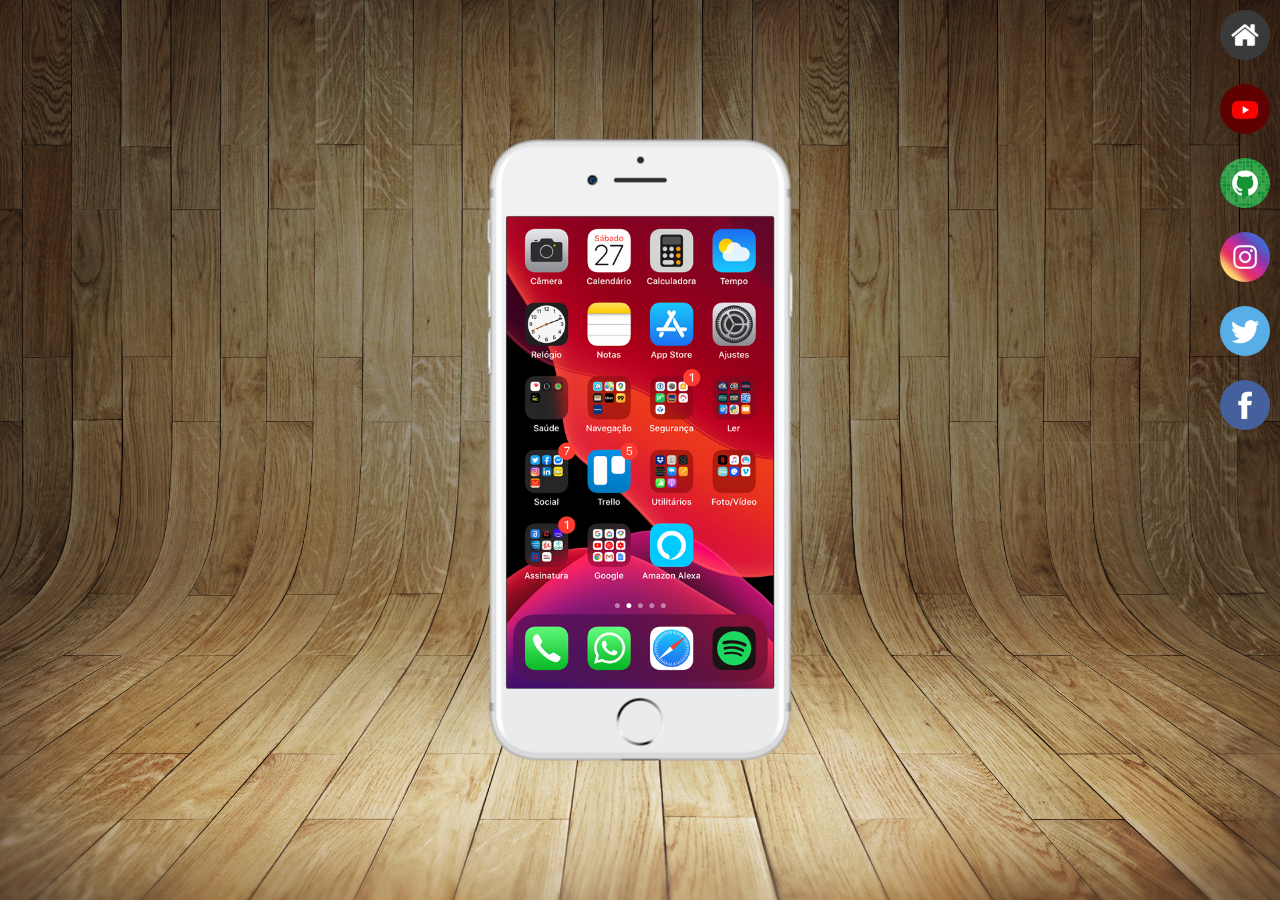
<file: index.html>
<!DOCTYPE html>
<html lang="pt-br">
<head>
    <meta charset="UTF-8">
    <meta name="viewport" content="width=device-width, initial-scale=1.0">
    <link rel="shortcut icon" href="favicon.ico" type="image/x-icon">
    <link rel="stylesheet" href="estilos/style.css">
    <title>Projeto redes Sociais</title>
</head>
<body>
    <main>
        <section id="telefone">
            <iframe src="home.html" name="tela" id="tela" frameborder="0">
                Seu navegador nâo e compativel com isso
            </iframe>
        </section>
        <section id="redes-sociais">
            <a href="home.html" target="tela"><img src="imagens/logo-home.jpg" alt="Home"></a> <br>
            <a href="youtube.html" target="tela"><img src="imagens/logo-youtube.jpg" alt="YouTube"></a> <br>
            <a href="github.html" target="tela"><img src="imagens/logo-github.jpg" alt=""></a> <br>
            <a href="instagram.html" target="tela"><img src="imagens/logo-instagram.jpg" alt="Instagram"></a> <br>
            <a href="x.html" target="tela"><img src="imagens/logo-twitter.jpg" alt="Twitter"></a> <br>
            <a href="facebook.html" target="tela"><img src="imagens/logo-facebook.jpg" alt="FaceBook"></a> <br>
        </section>
    </main>
</body>
</html>
</file>
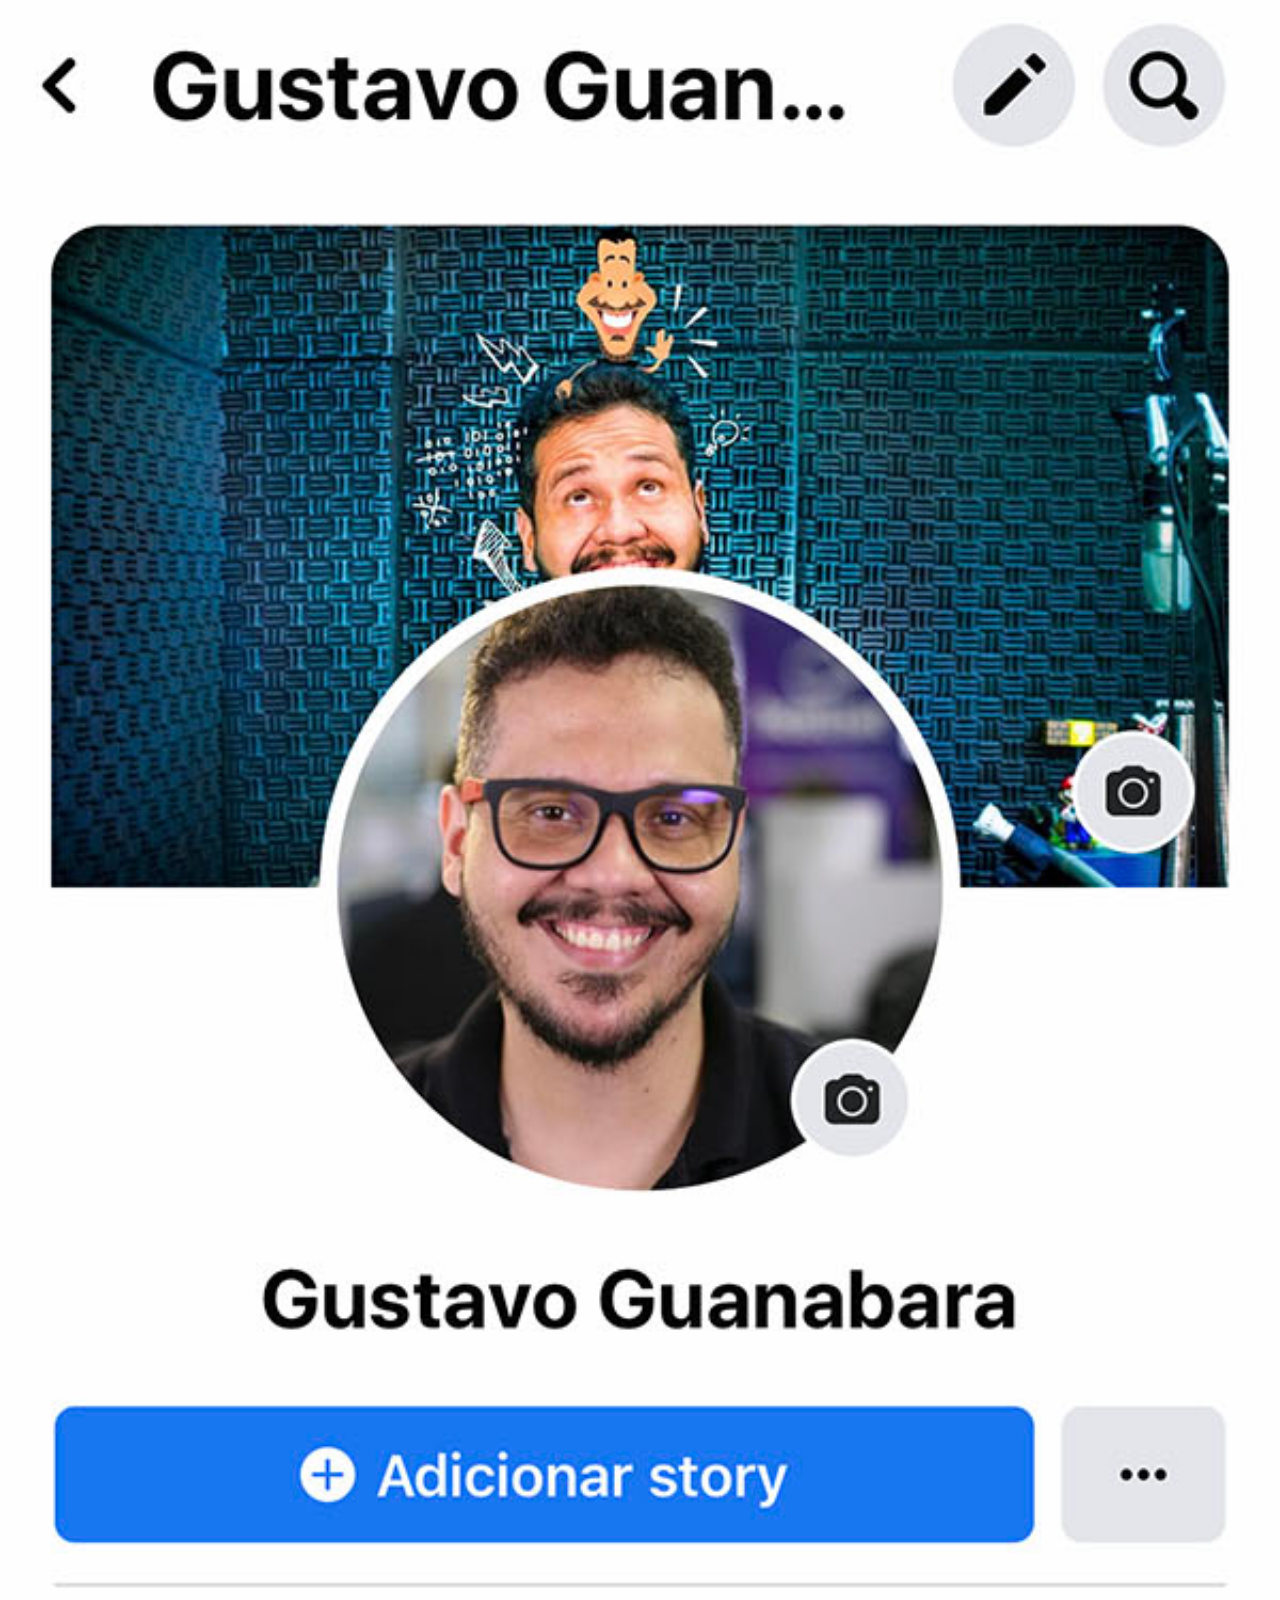
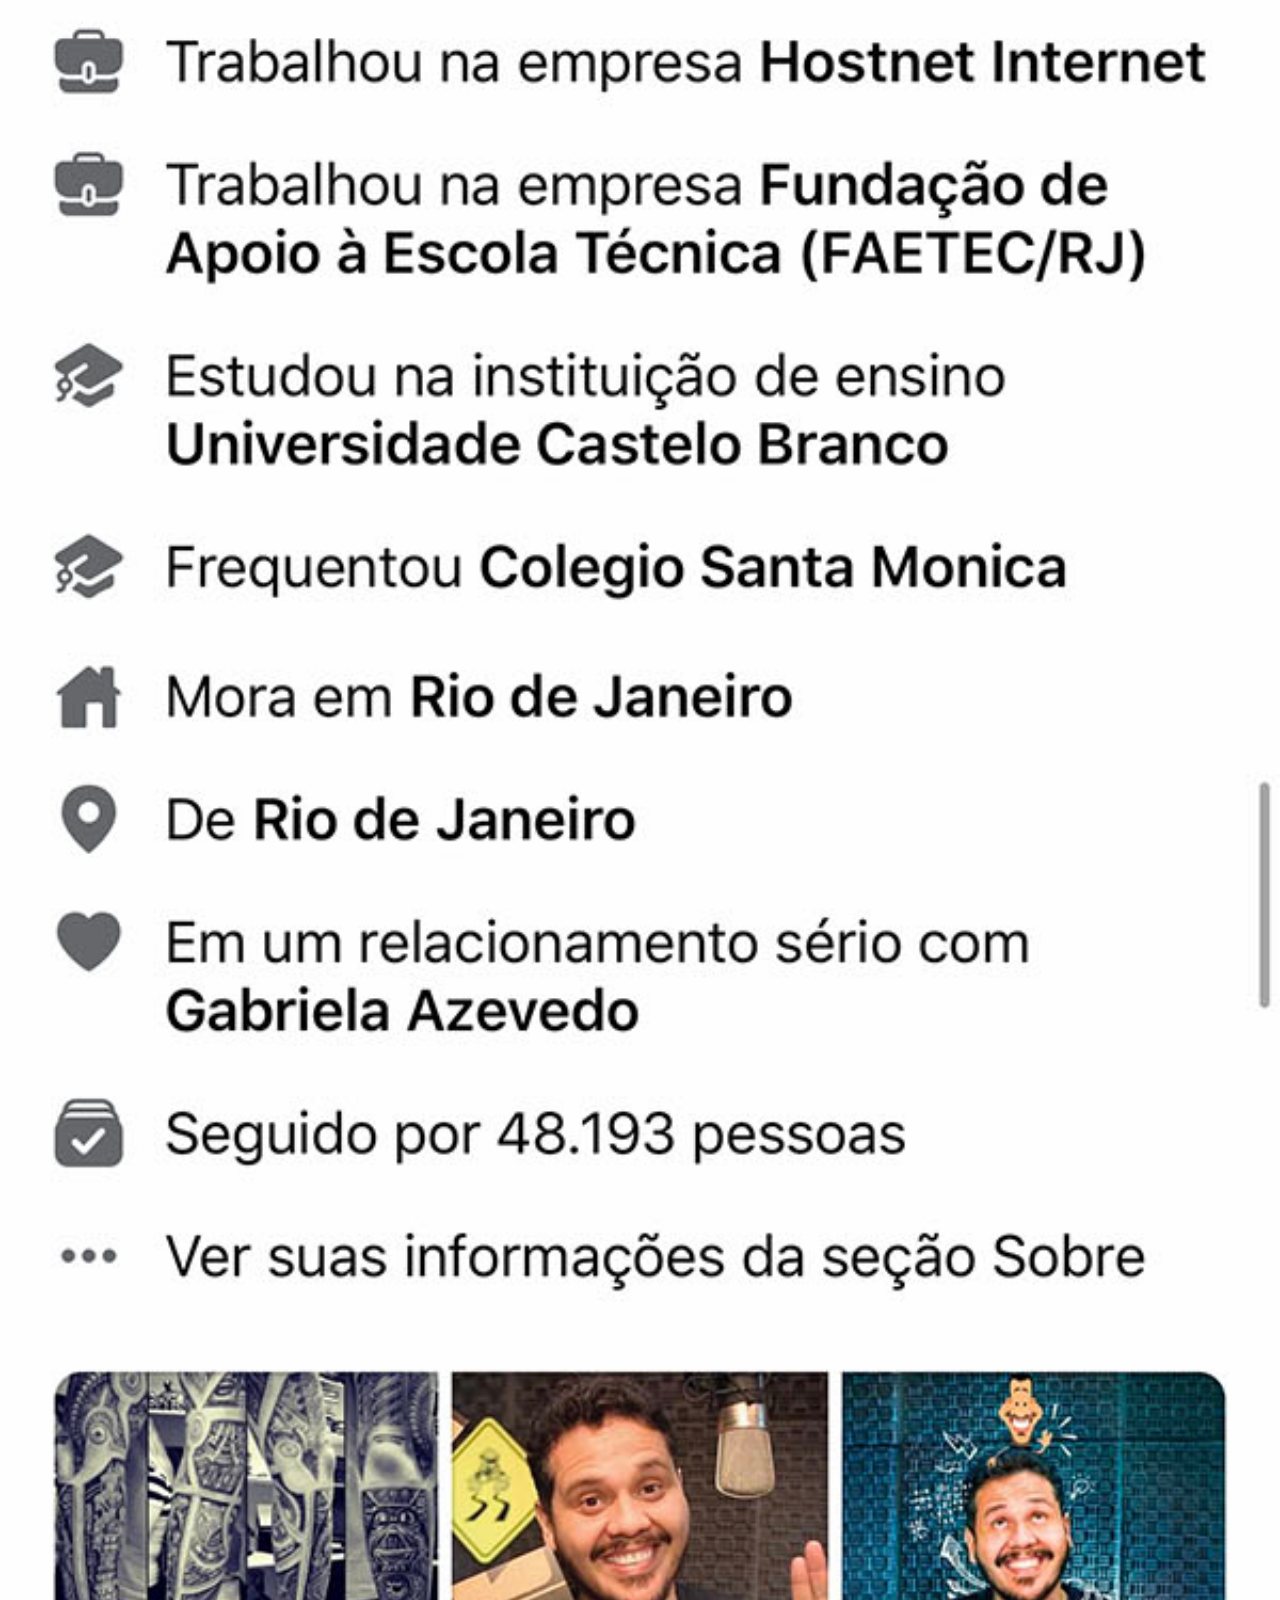
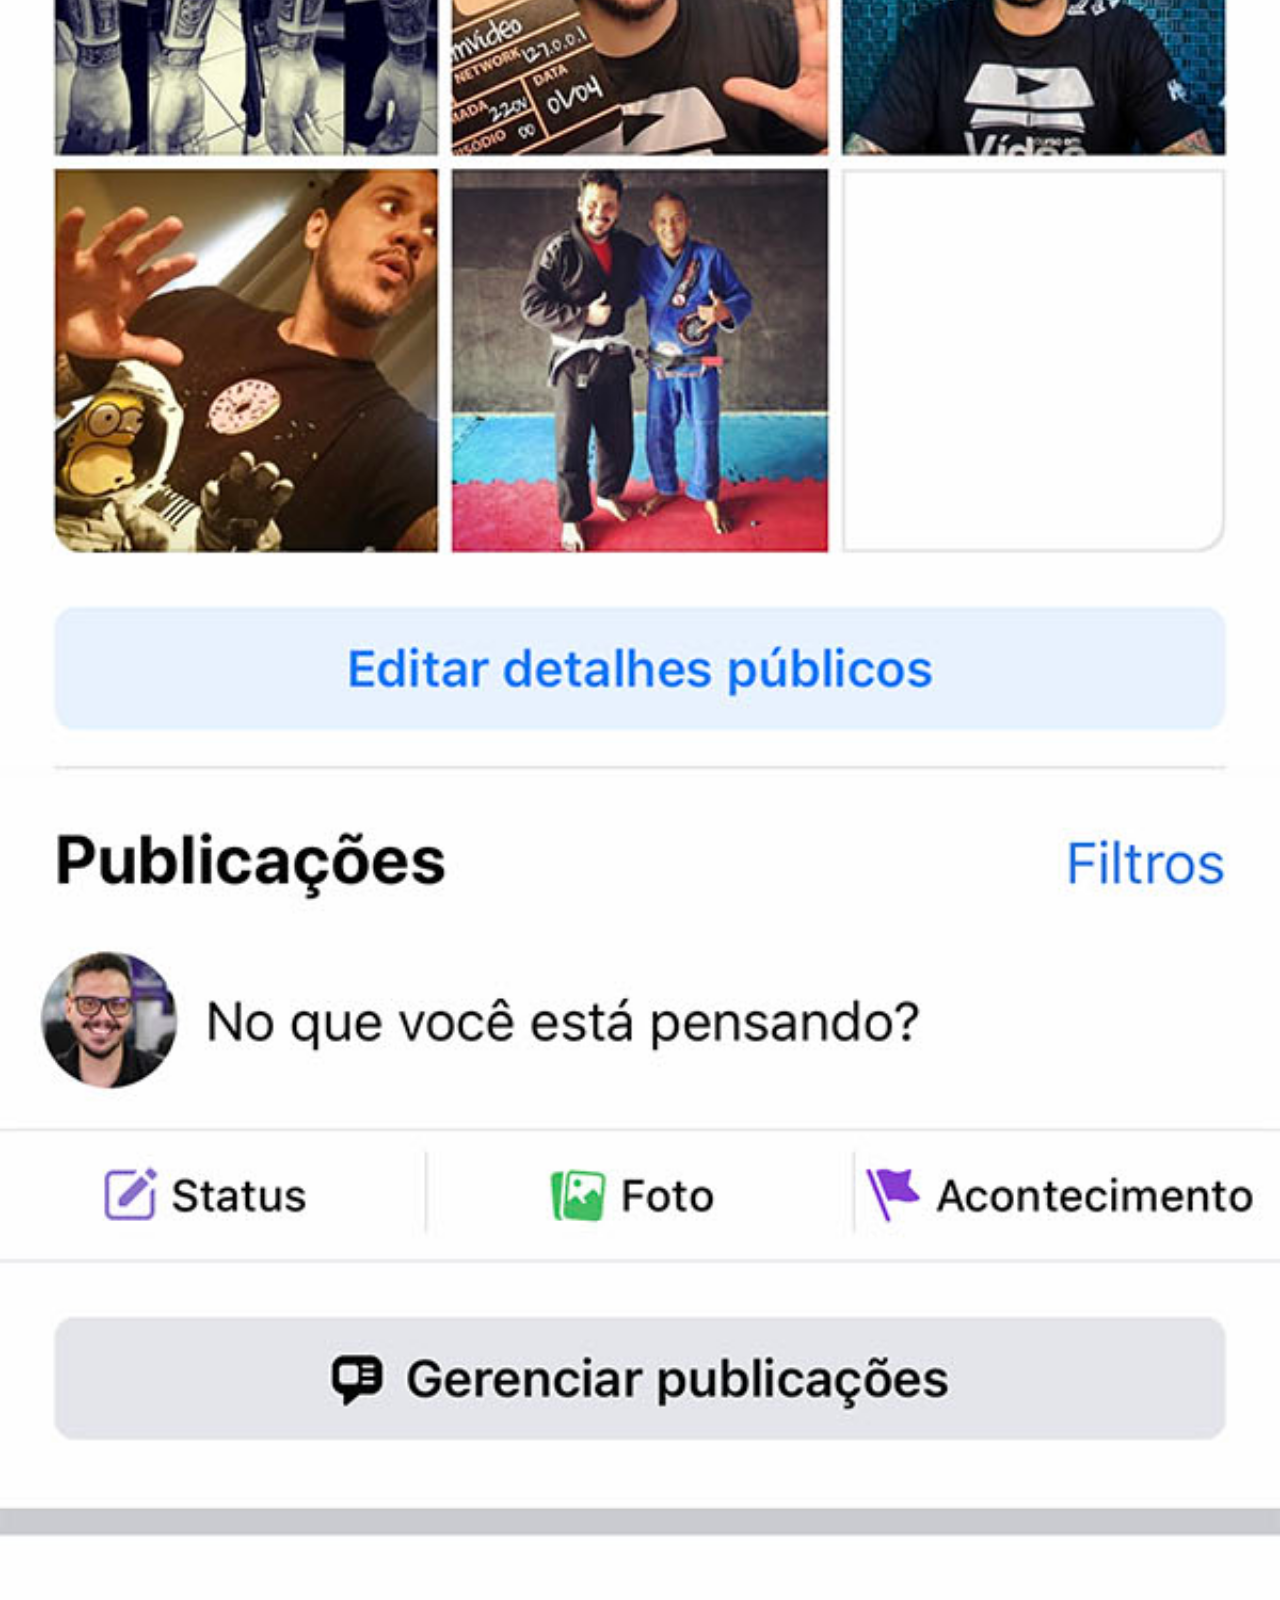
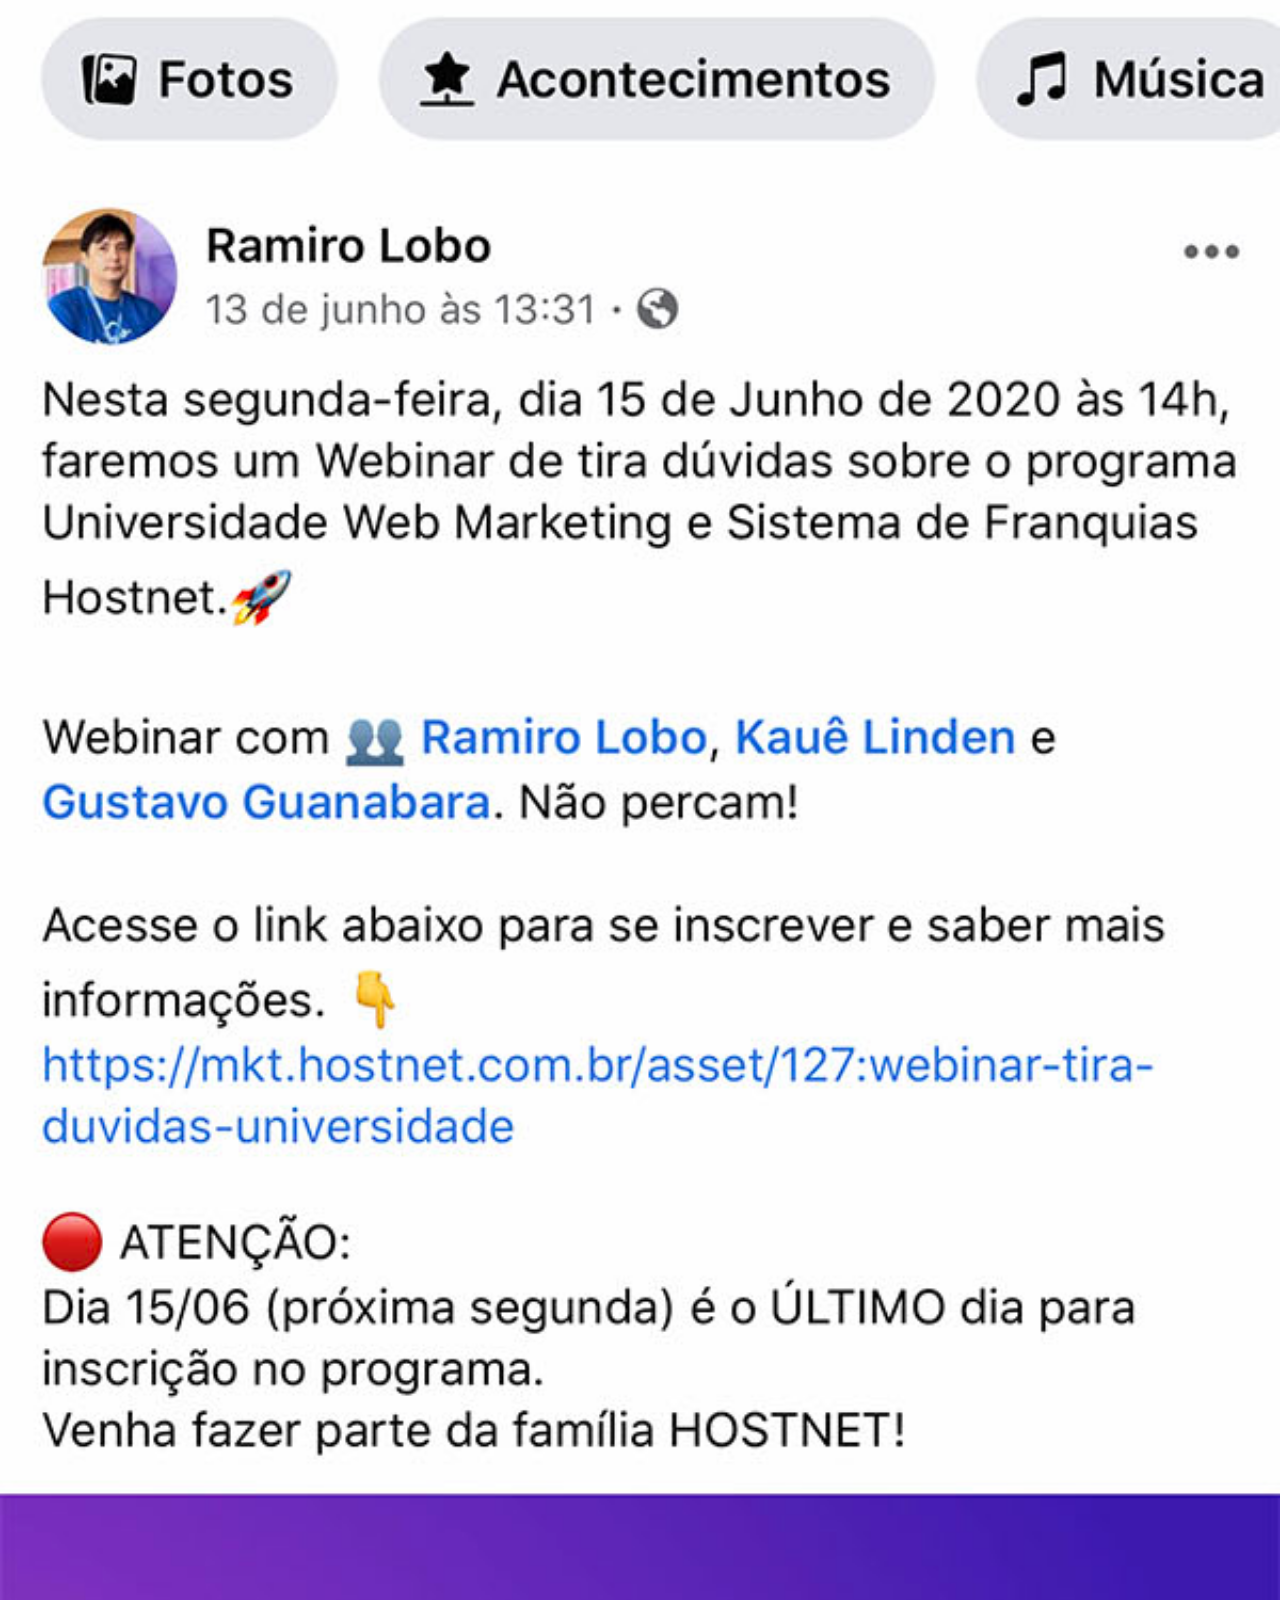
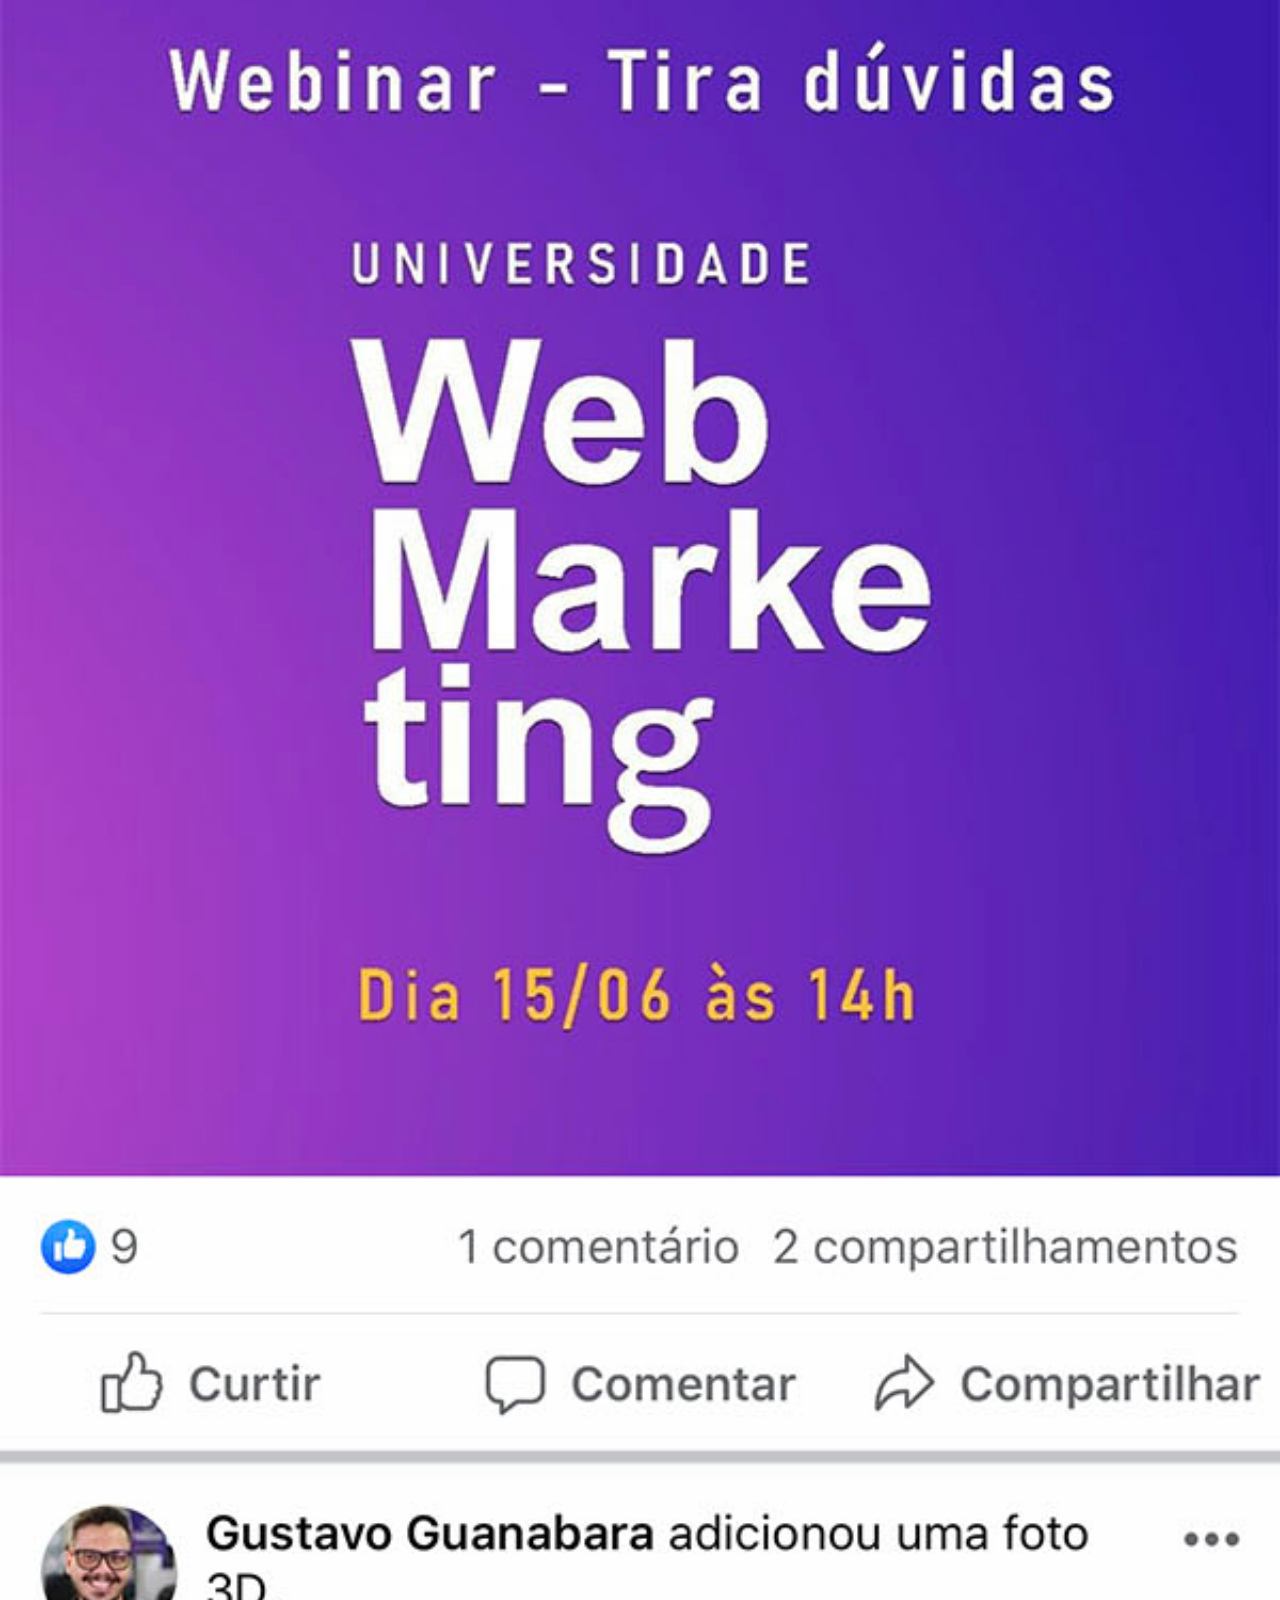
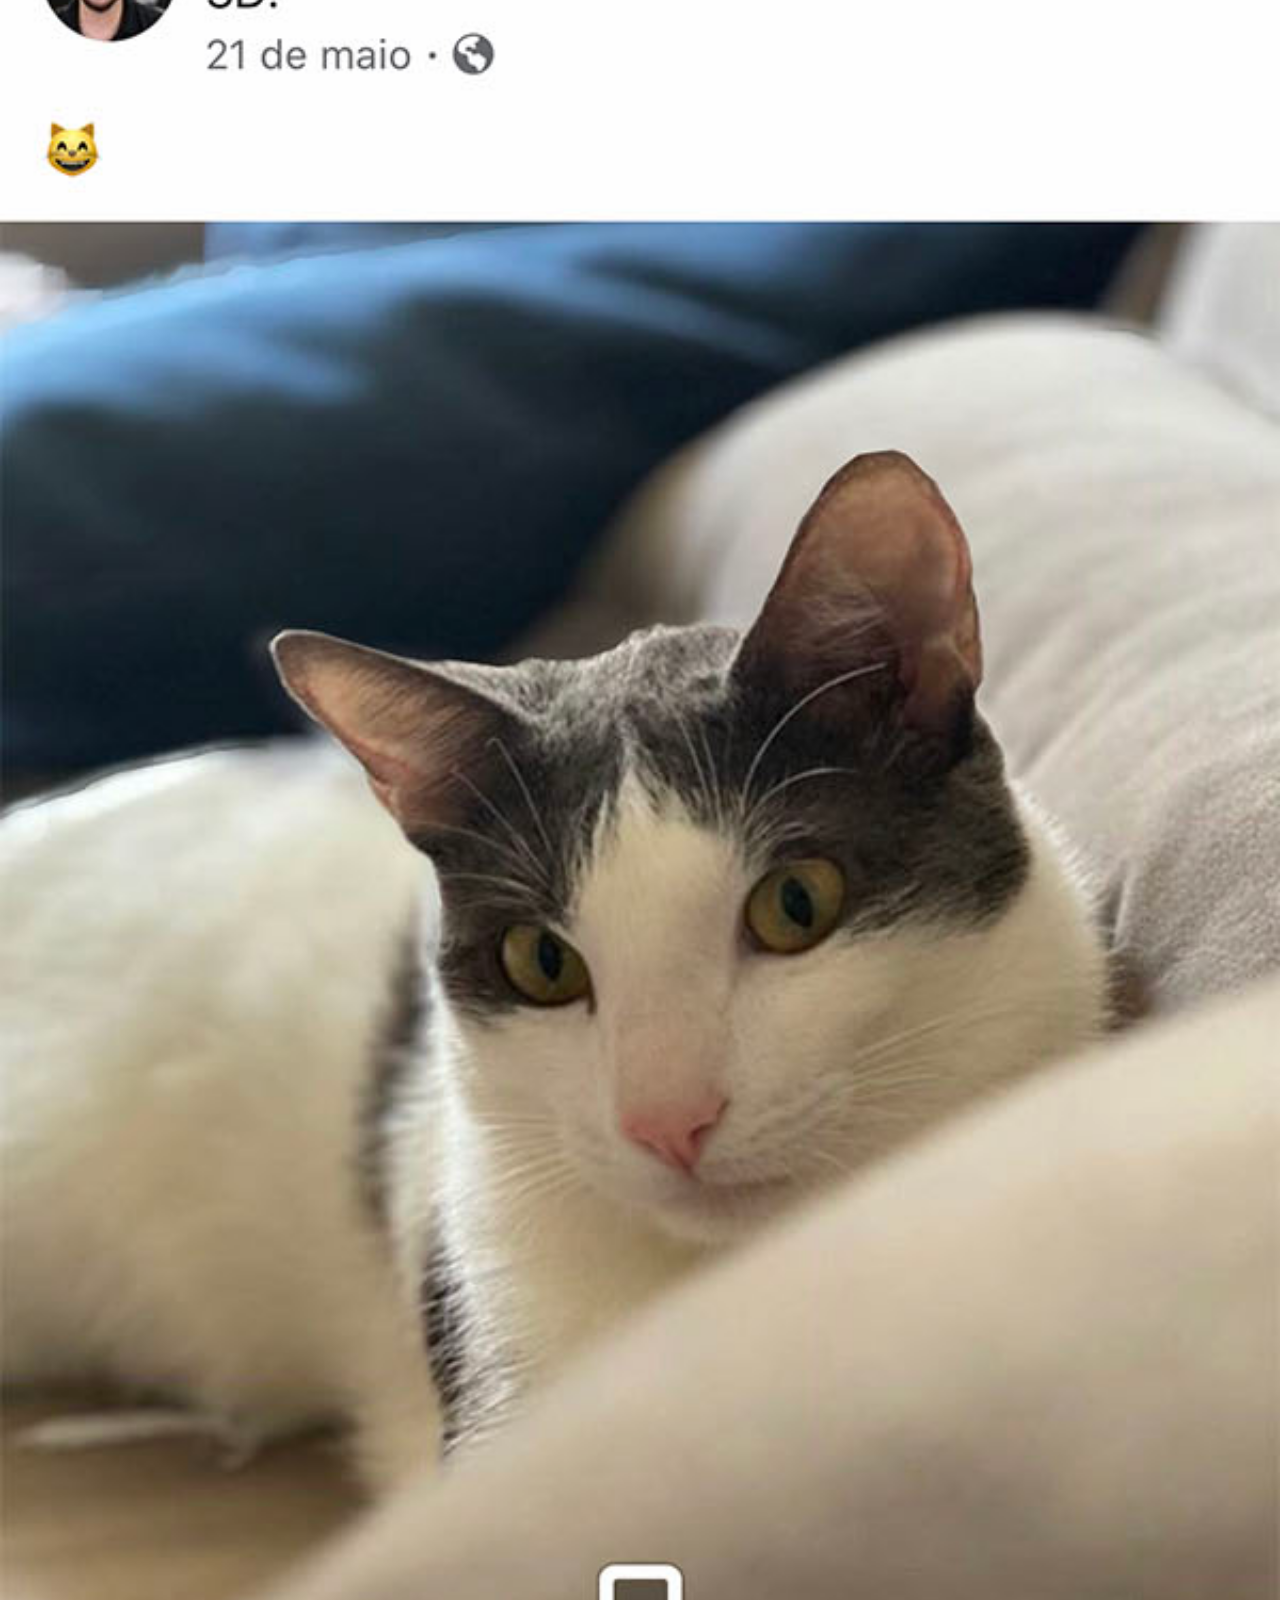
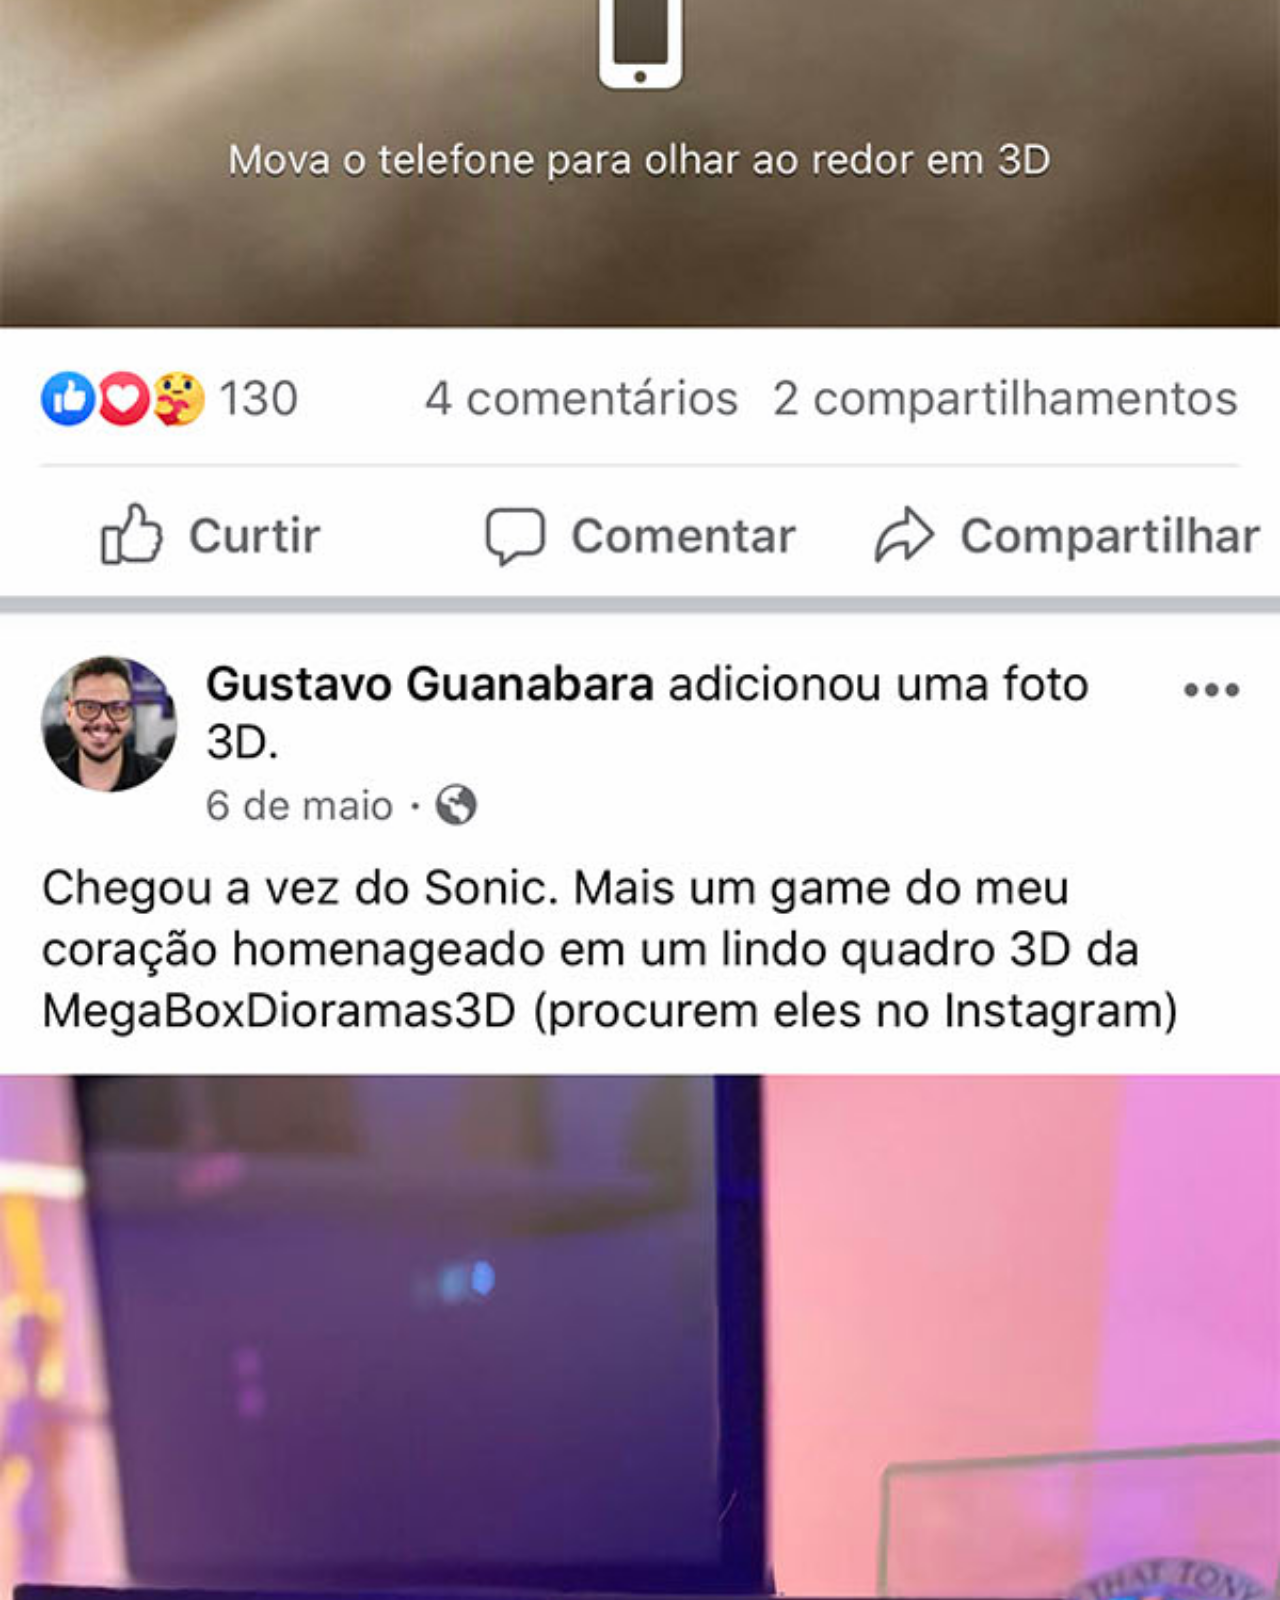
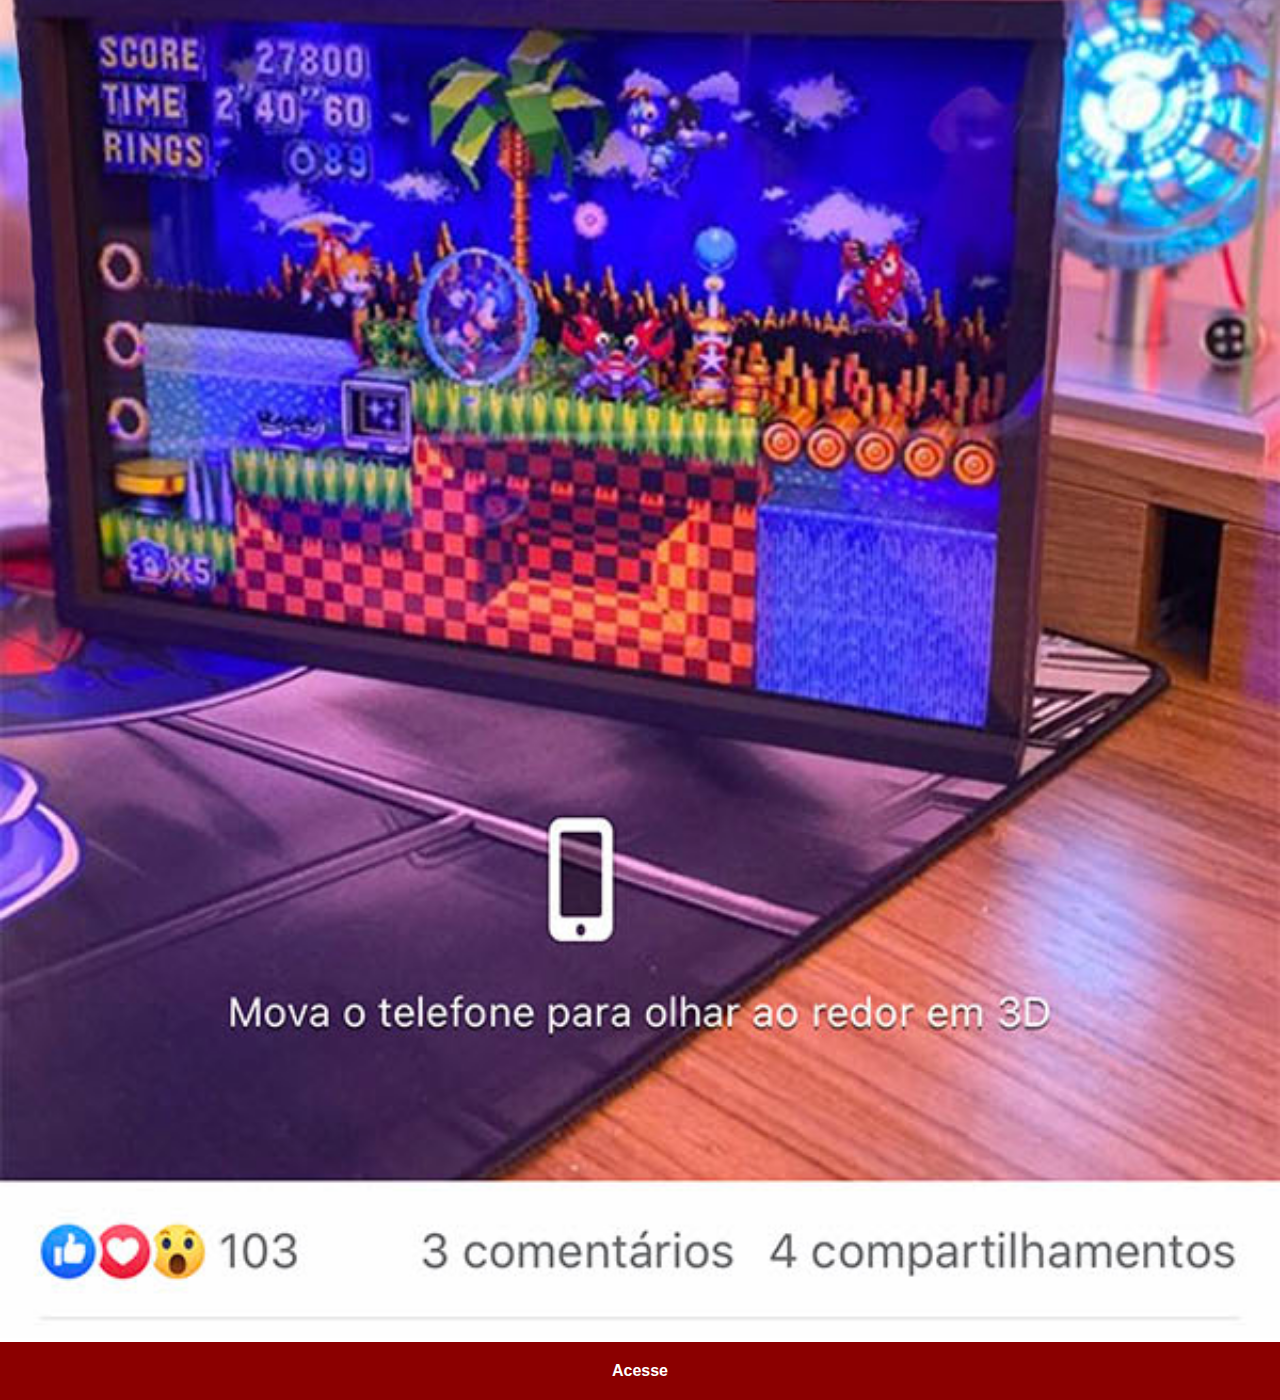
<file: facebook.html>
<!DOCTYPE html>
<html lang="pt-br">
<head>
    <meta charset="UTF-8">
    <meta name="viewport" content="width=device-width, initial-scale=1.0">
    <title>FaceBook</title>
    <link rel="stylesheet" href="estilos/social.css">
</head>
<body>
    <img src="imagens/tela-facebook.jpg" alt="FaceBook">
    <a href="https://www.facebook.com/gustavoguanabara/?locale=pt_BR" target="_blank">Acesse</a>
</body>
</html>
</file>
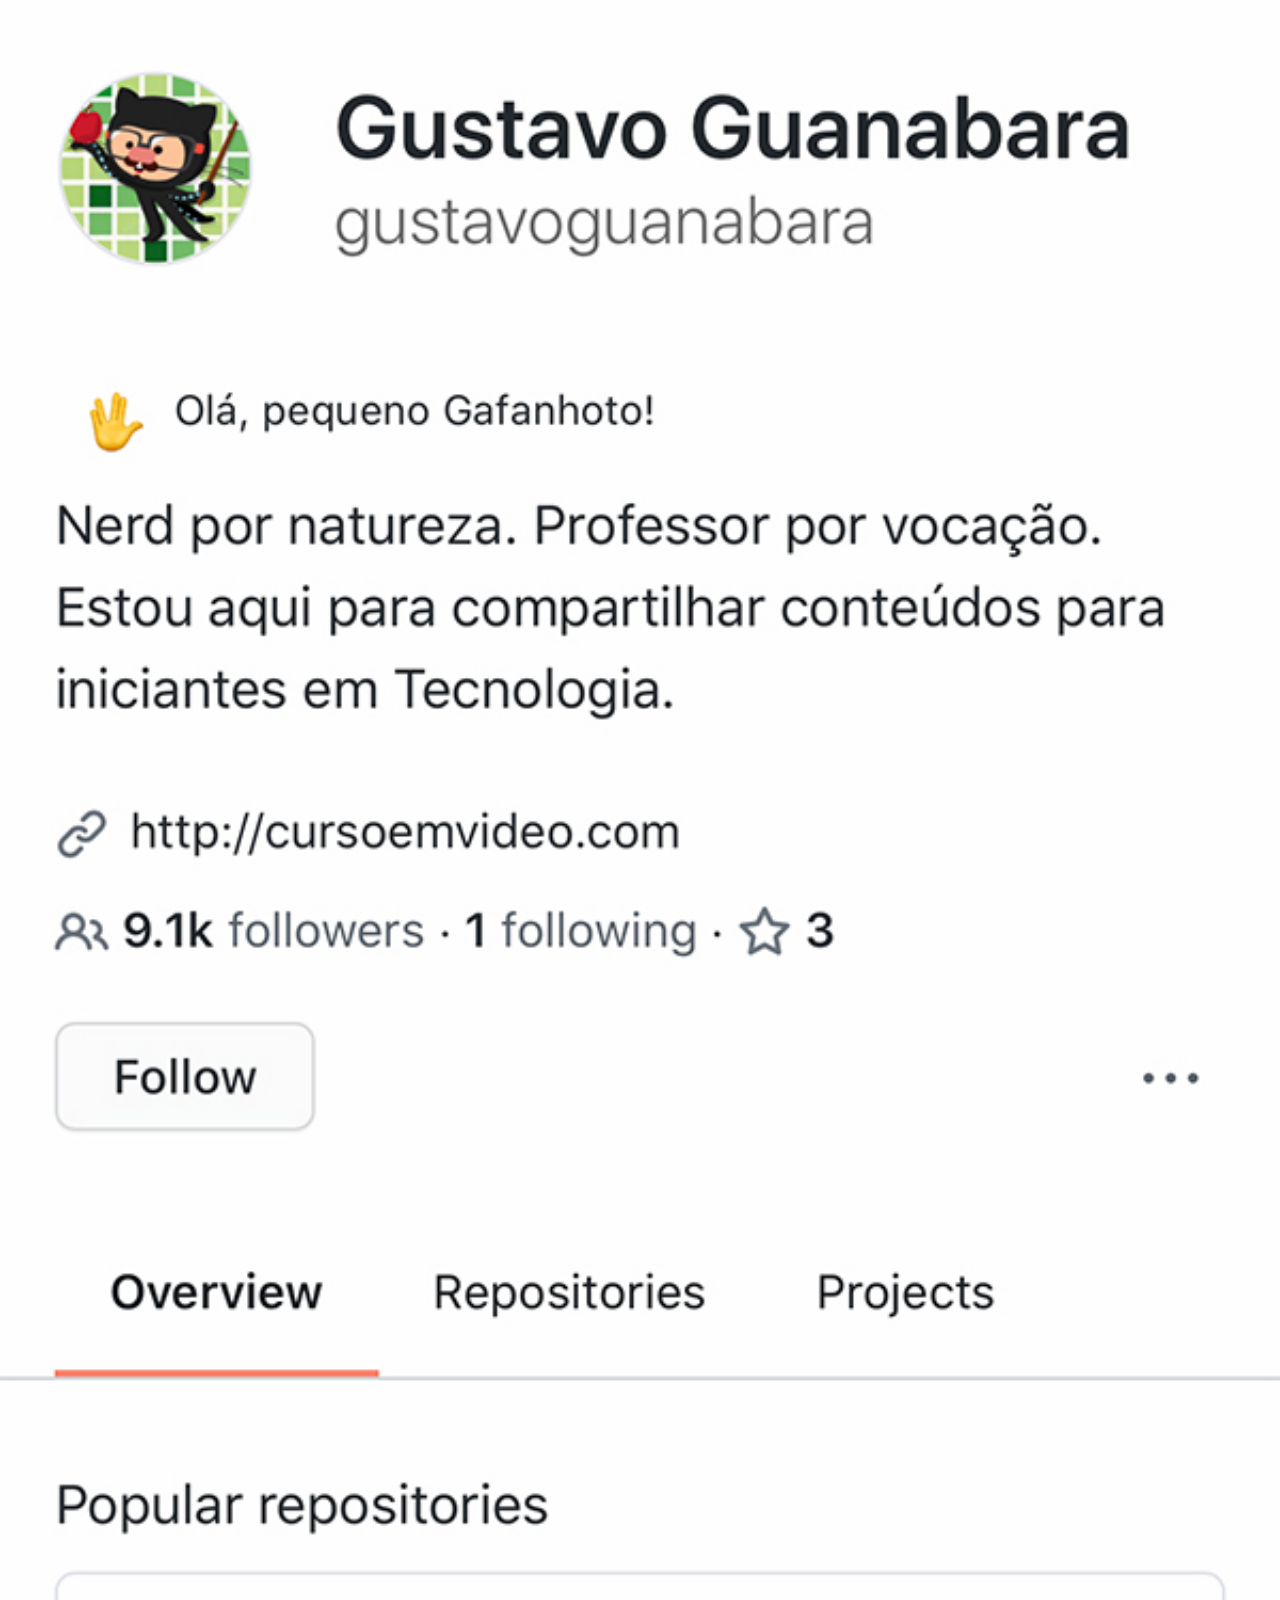
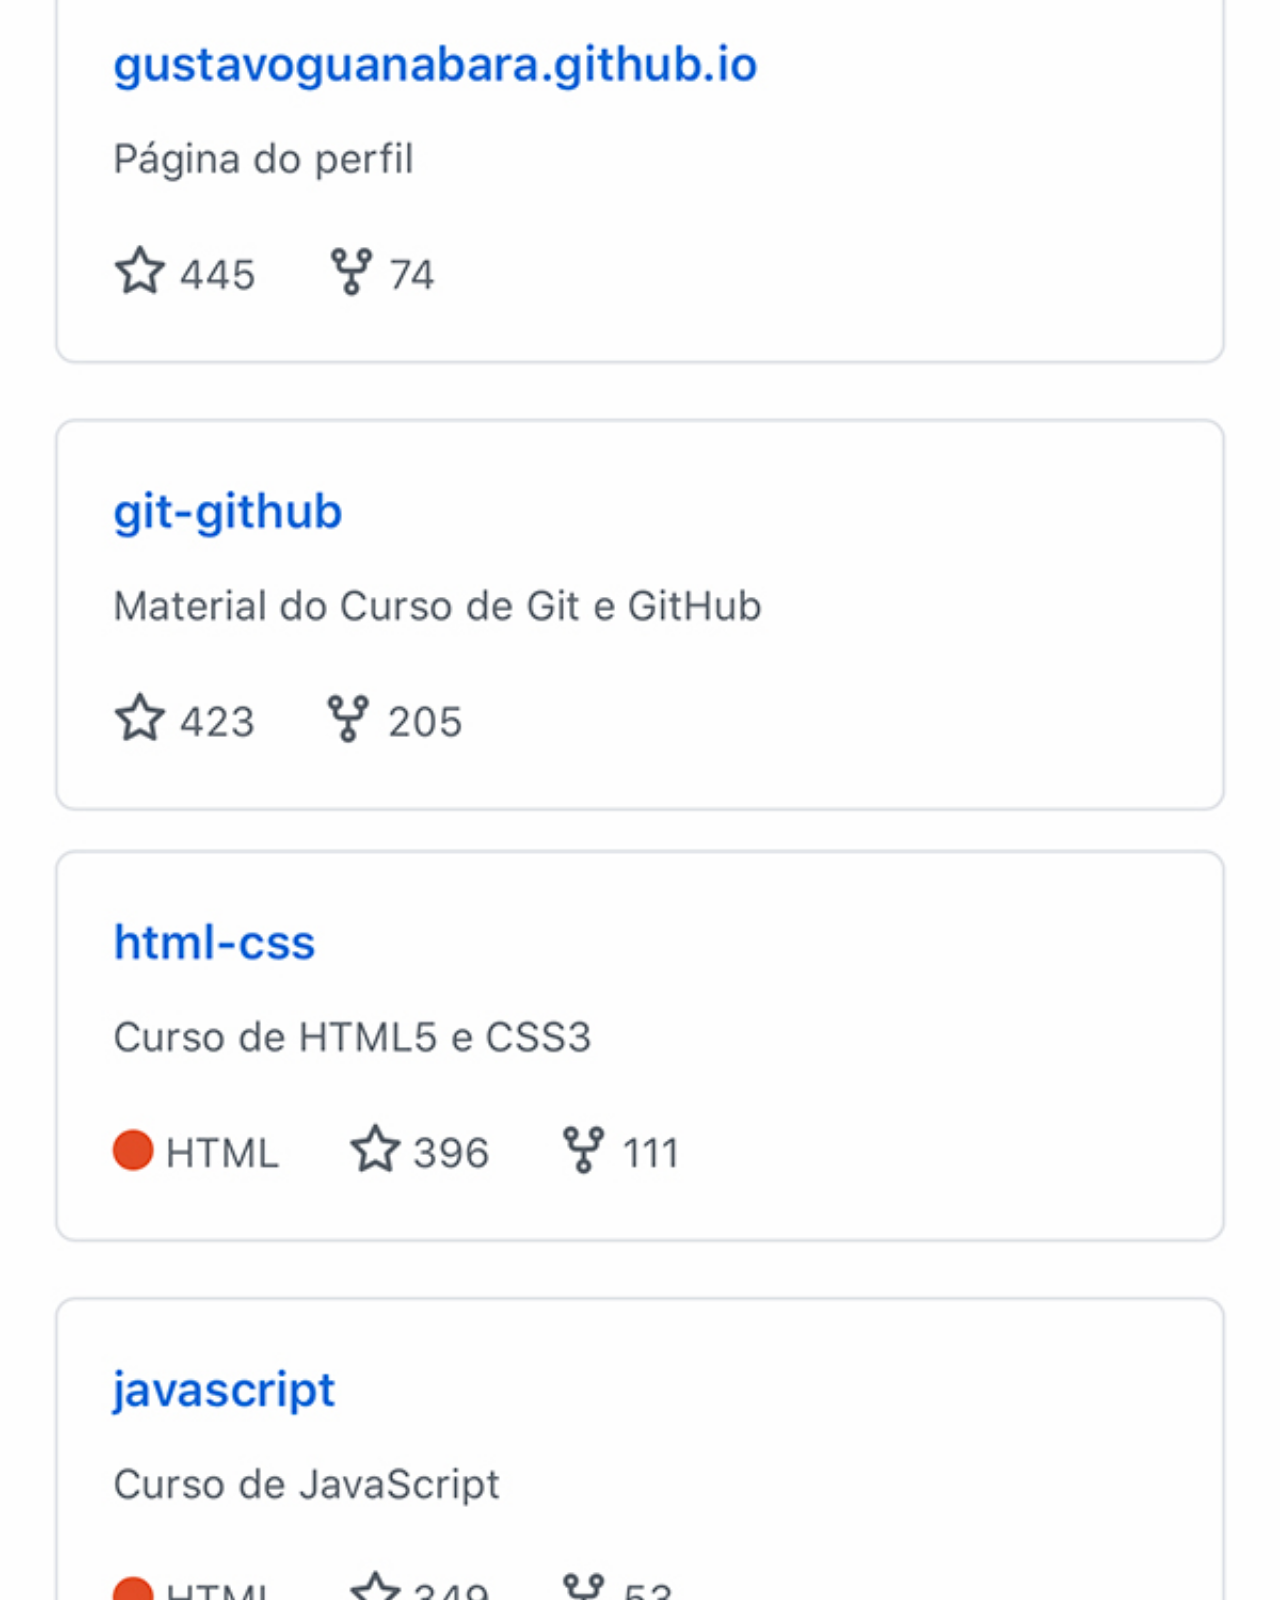
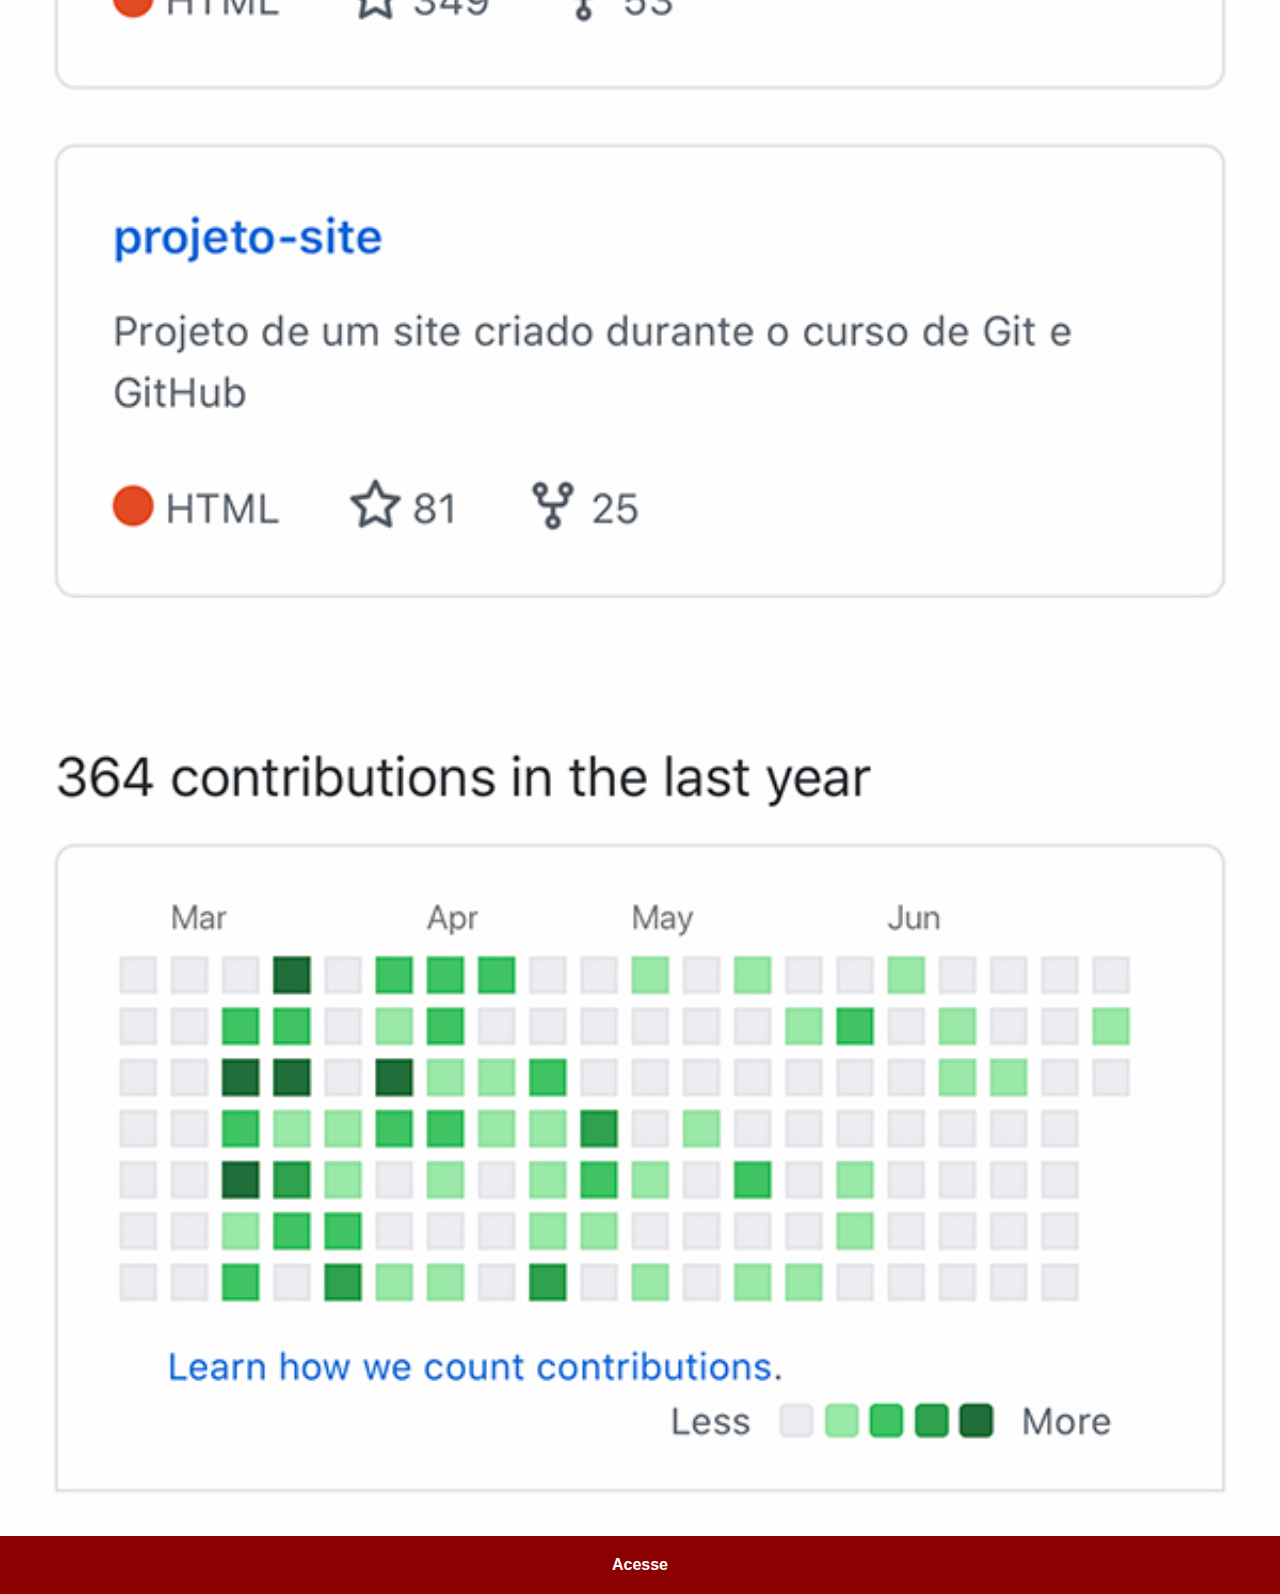
<file: github.html>
<!DOCTYPE html>
<html lang="pt-br">
<head>
    <meta charset="UTF-8">
    <meta name="viewport" content="width=device-width, initial-scale=1.0">
    <title>GitHub</title>
    <link rel="stylesheet" href="estilos/social.css">
</head>
<body>
    <img src="imagens/tela-github.jpg" alt="GitHub">
    <a href="https://github.com/gustavoguanabara/" target="_blank">Acesse</a>
</body>
</html>
</file>
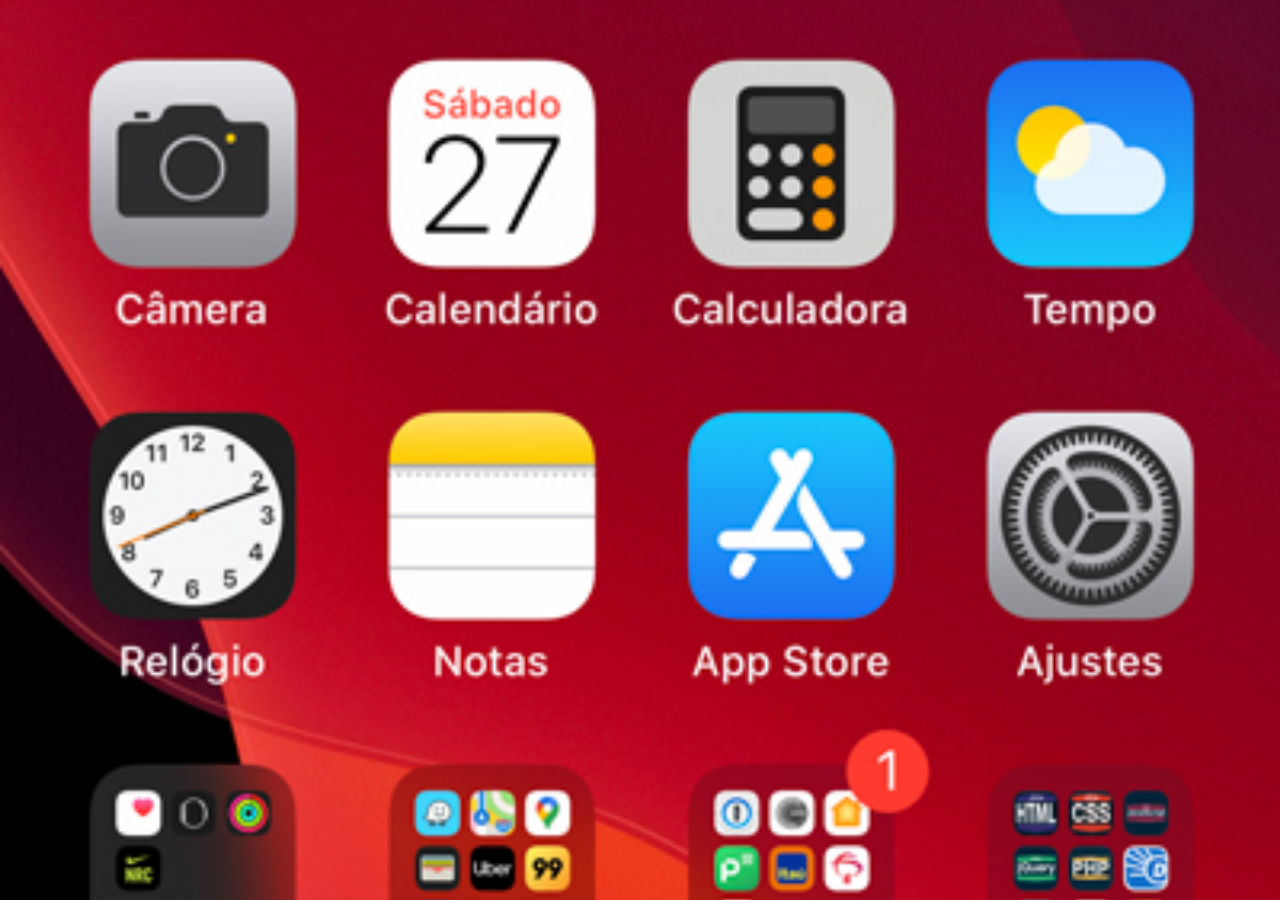
<file: home.html>
<!DOCTYPE html>
<html lang="pt-br">
<head>
    <meta charset="UTF-8">
    <meta name="viewport" content="width=device-width, initial-scale=1.0">
    <title>Home</title>
</head>
<style>
    * {
        margin: 0px;
        padding: 0px;
    }

    body {
        width: 100vw;
        height: 100vh;
        background: black url('imagens/tela-home.jpg') no-repeat top center;
        background-size: cover;
    }
</style>
<body>
    
</body>
</html>
</file>
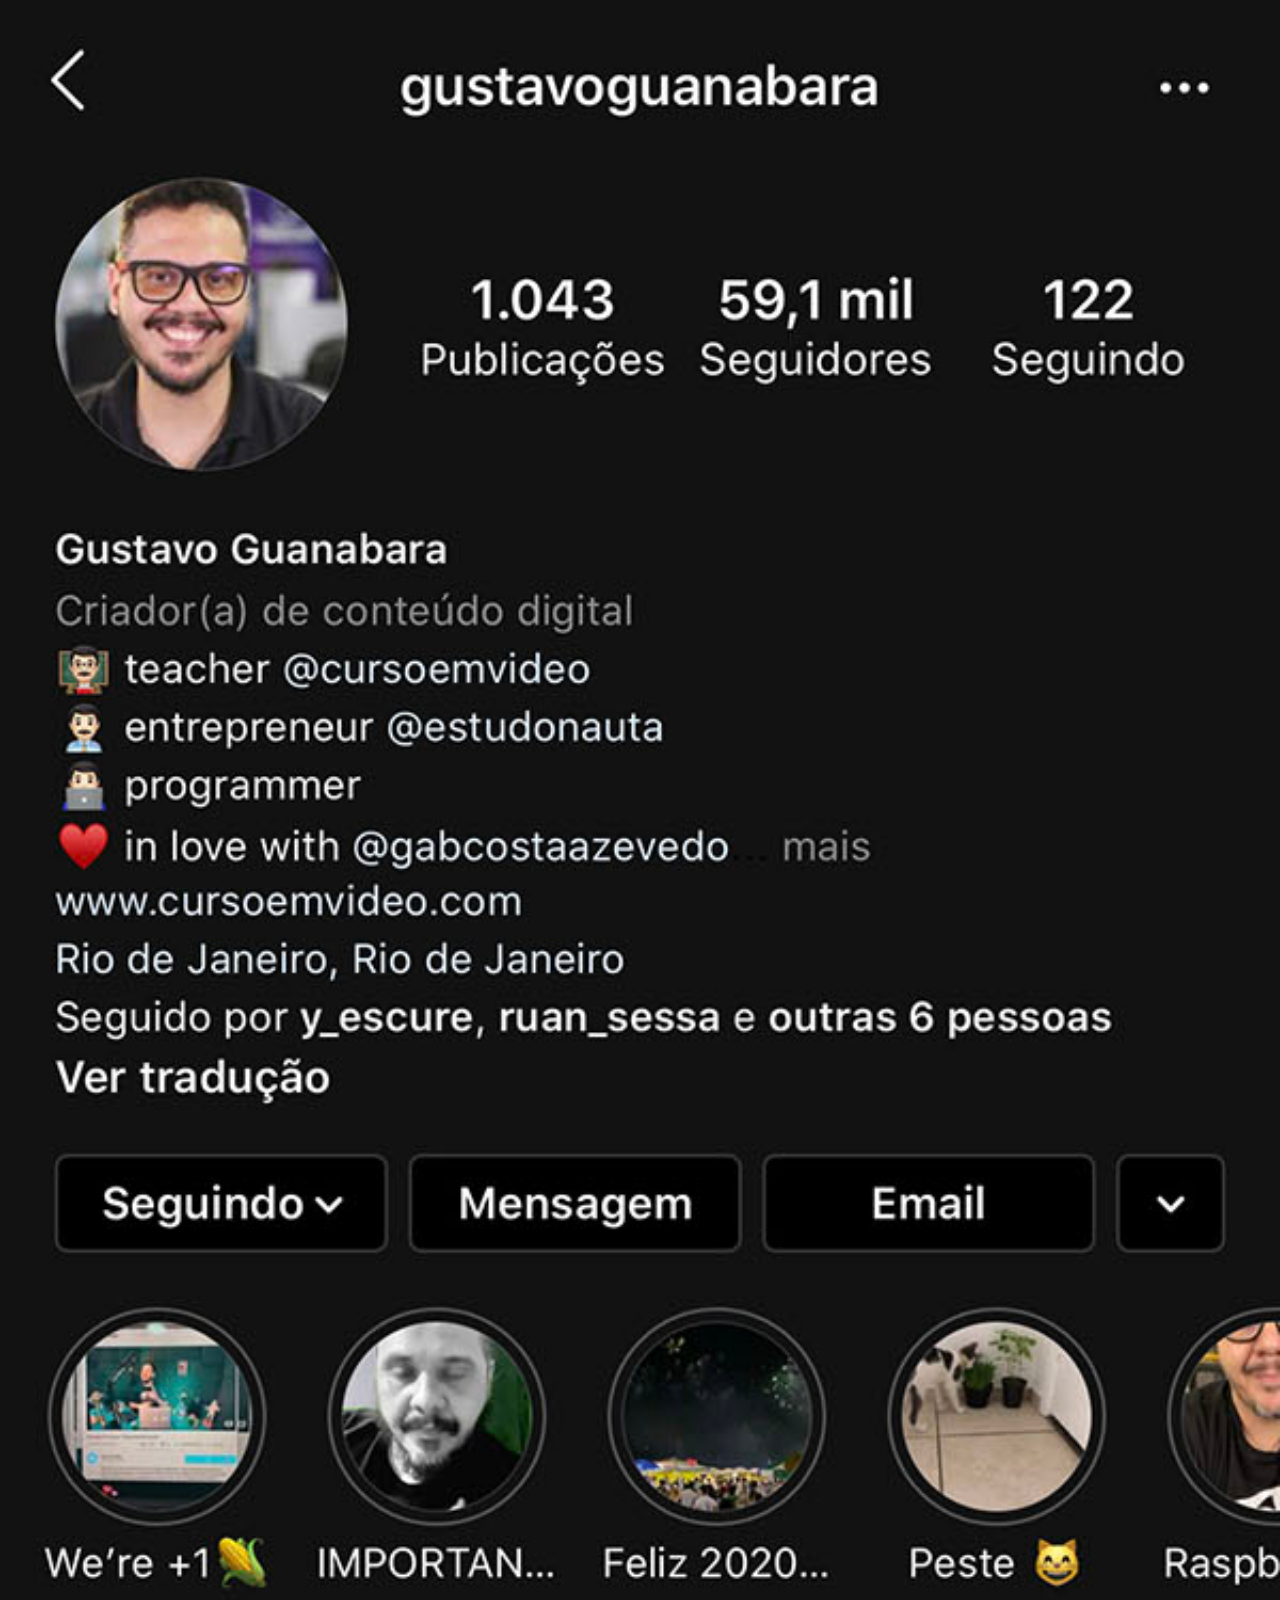
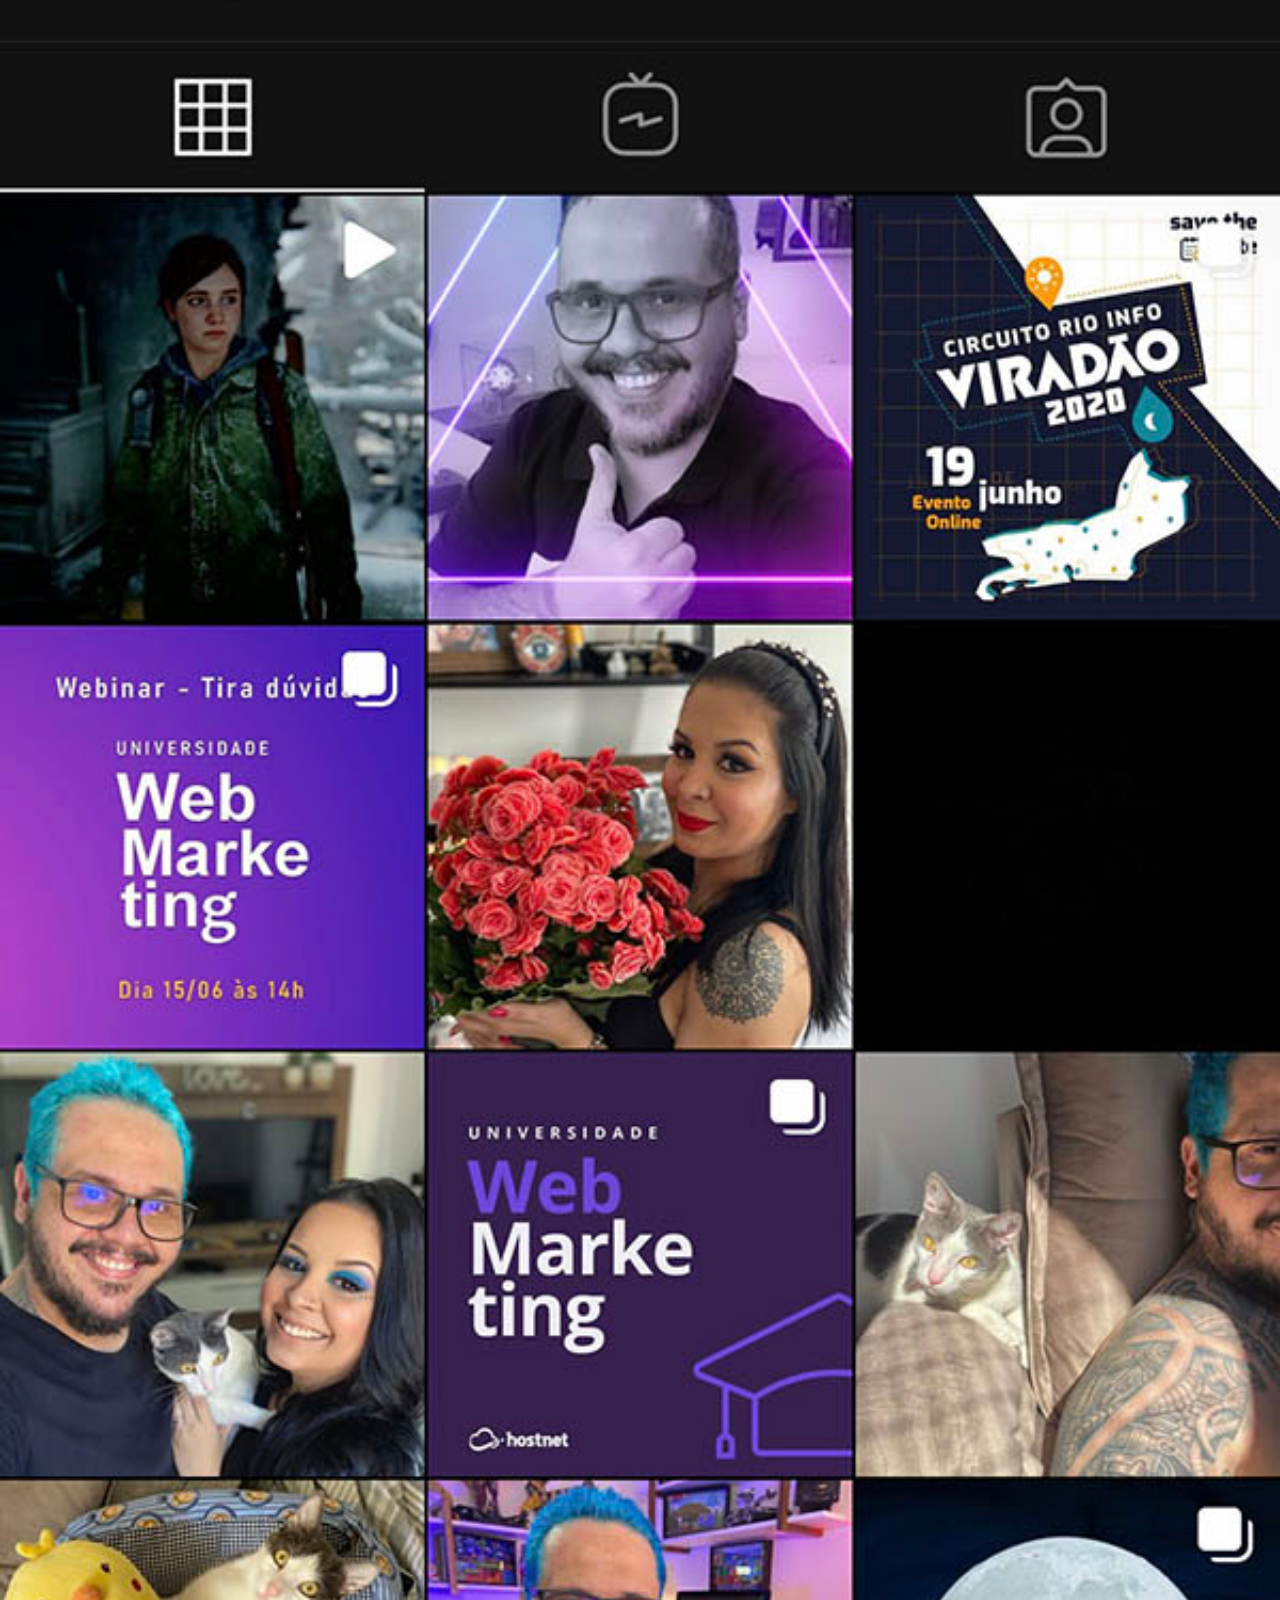
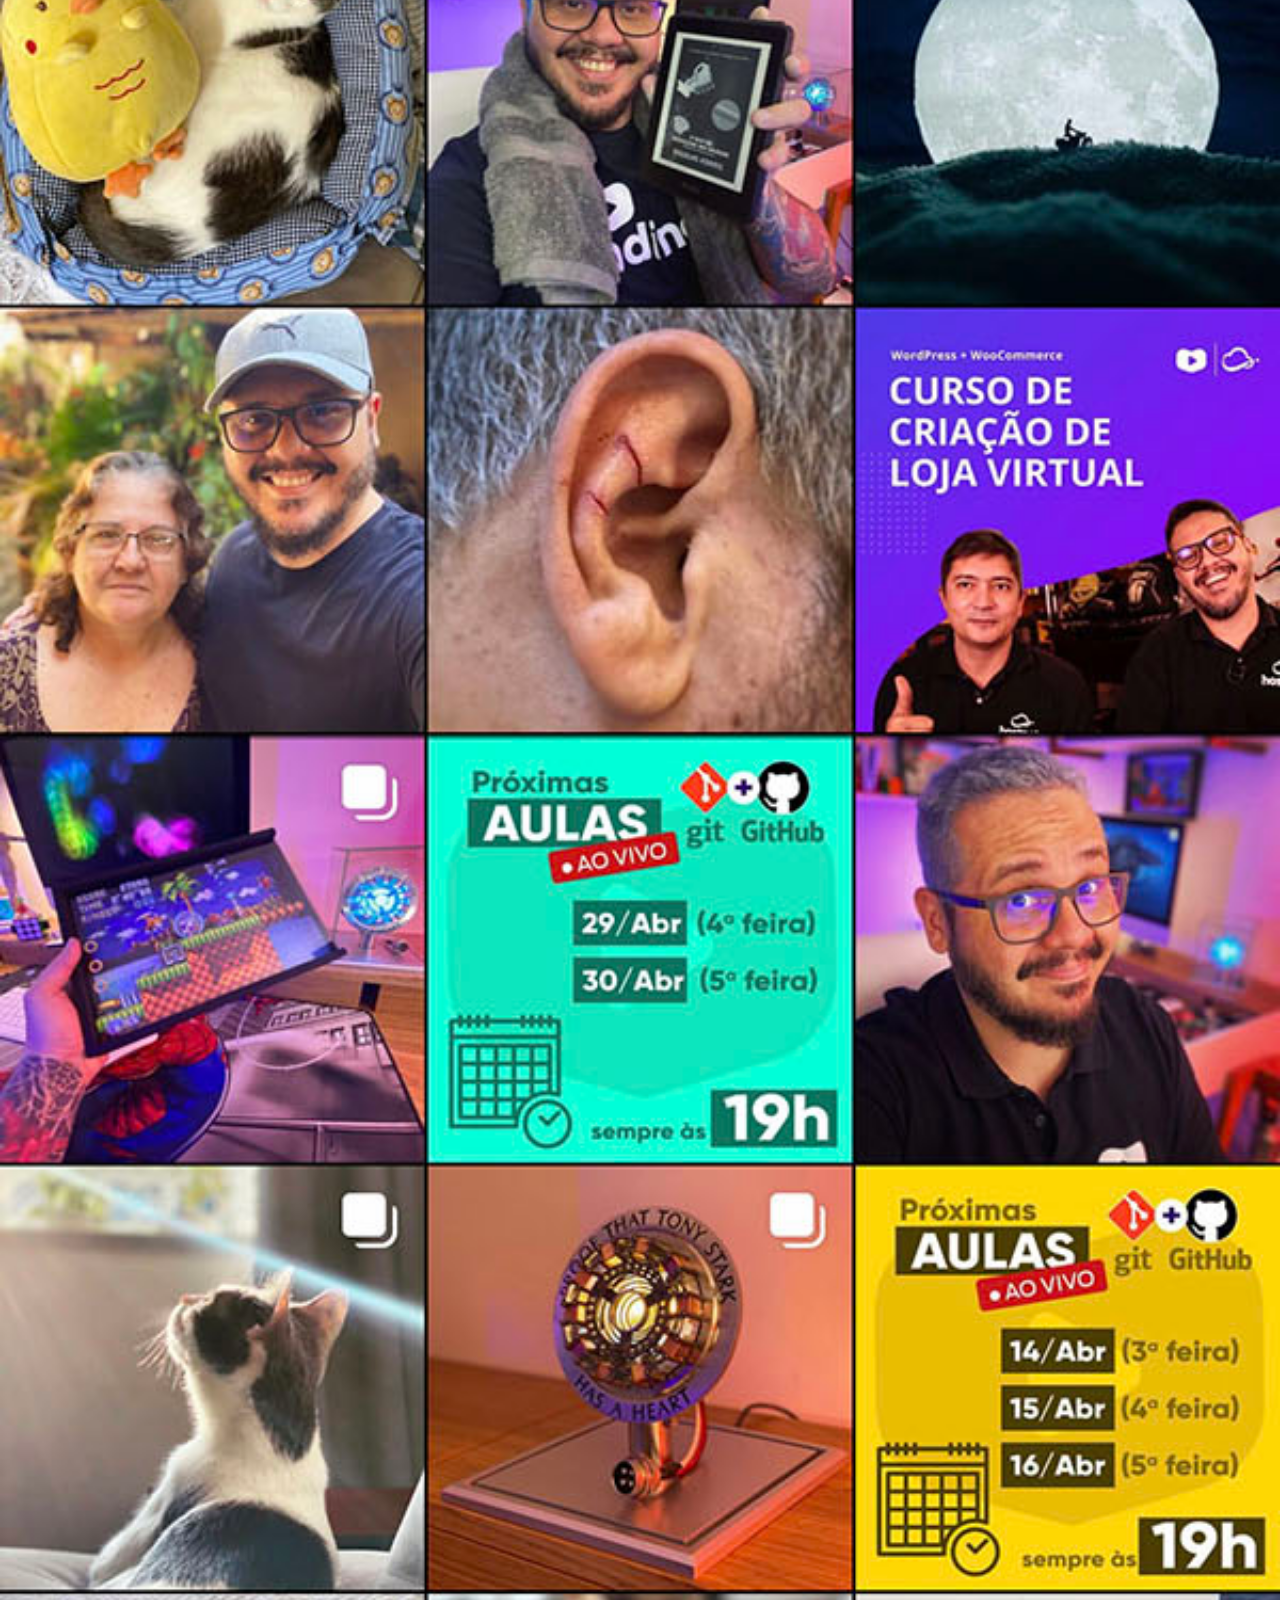
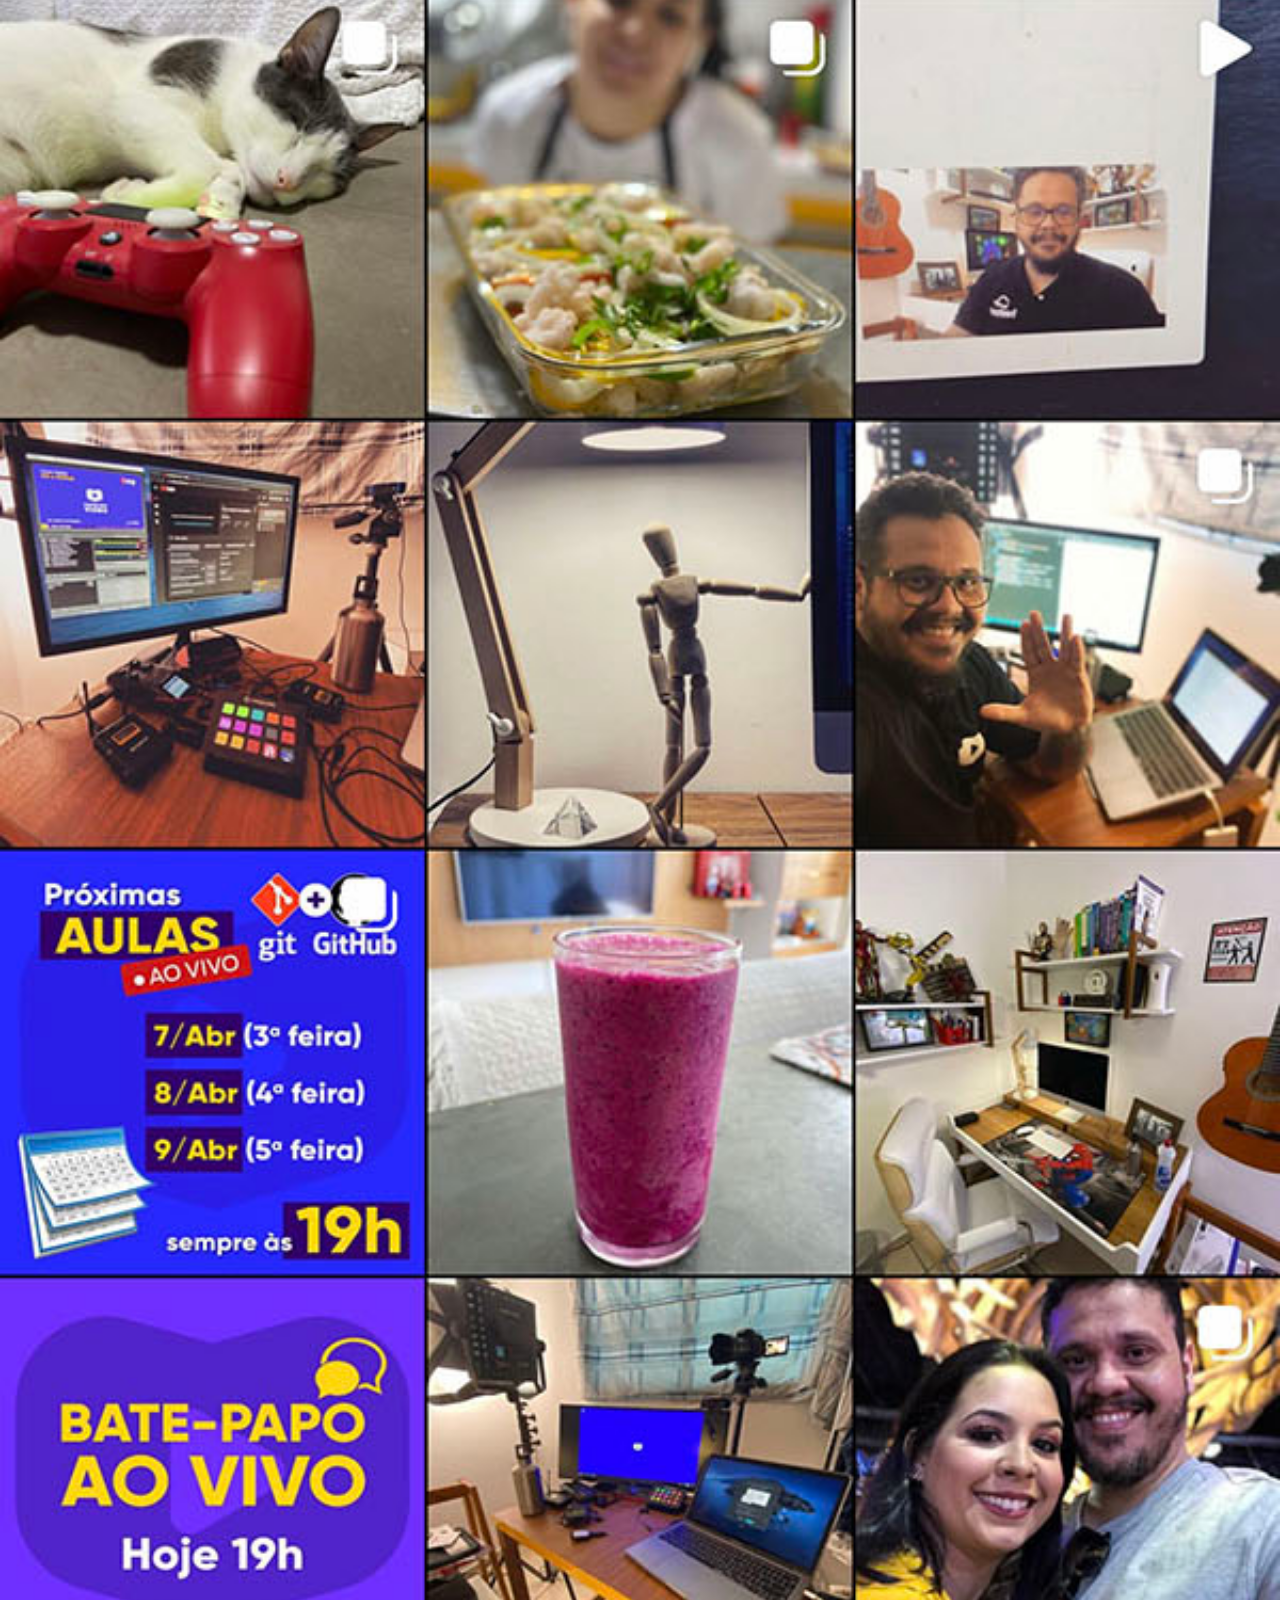
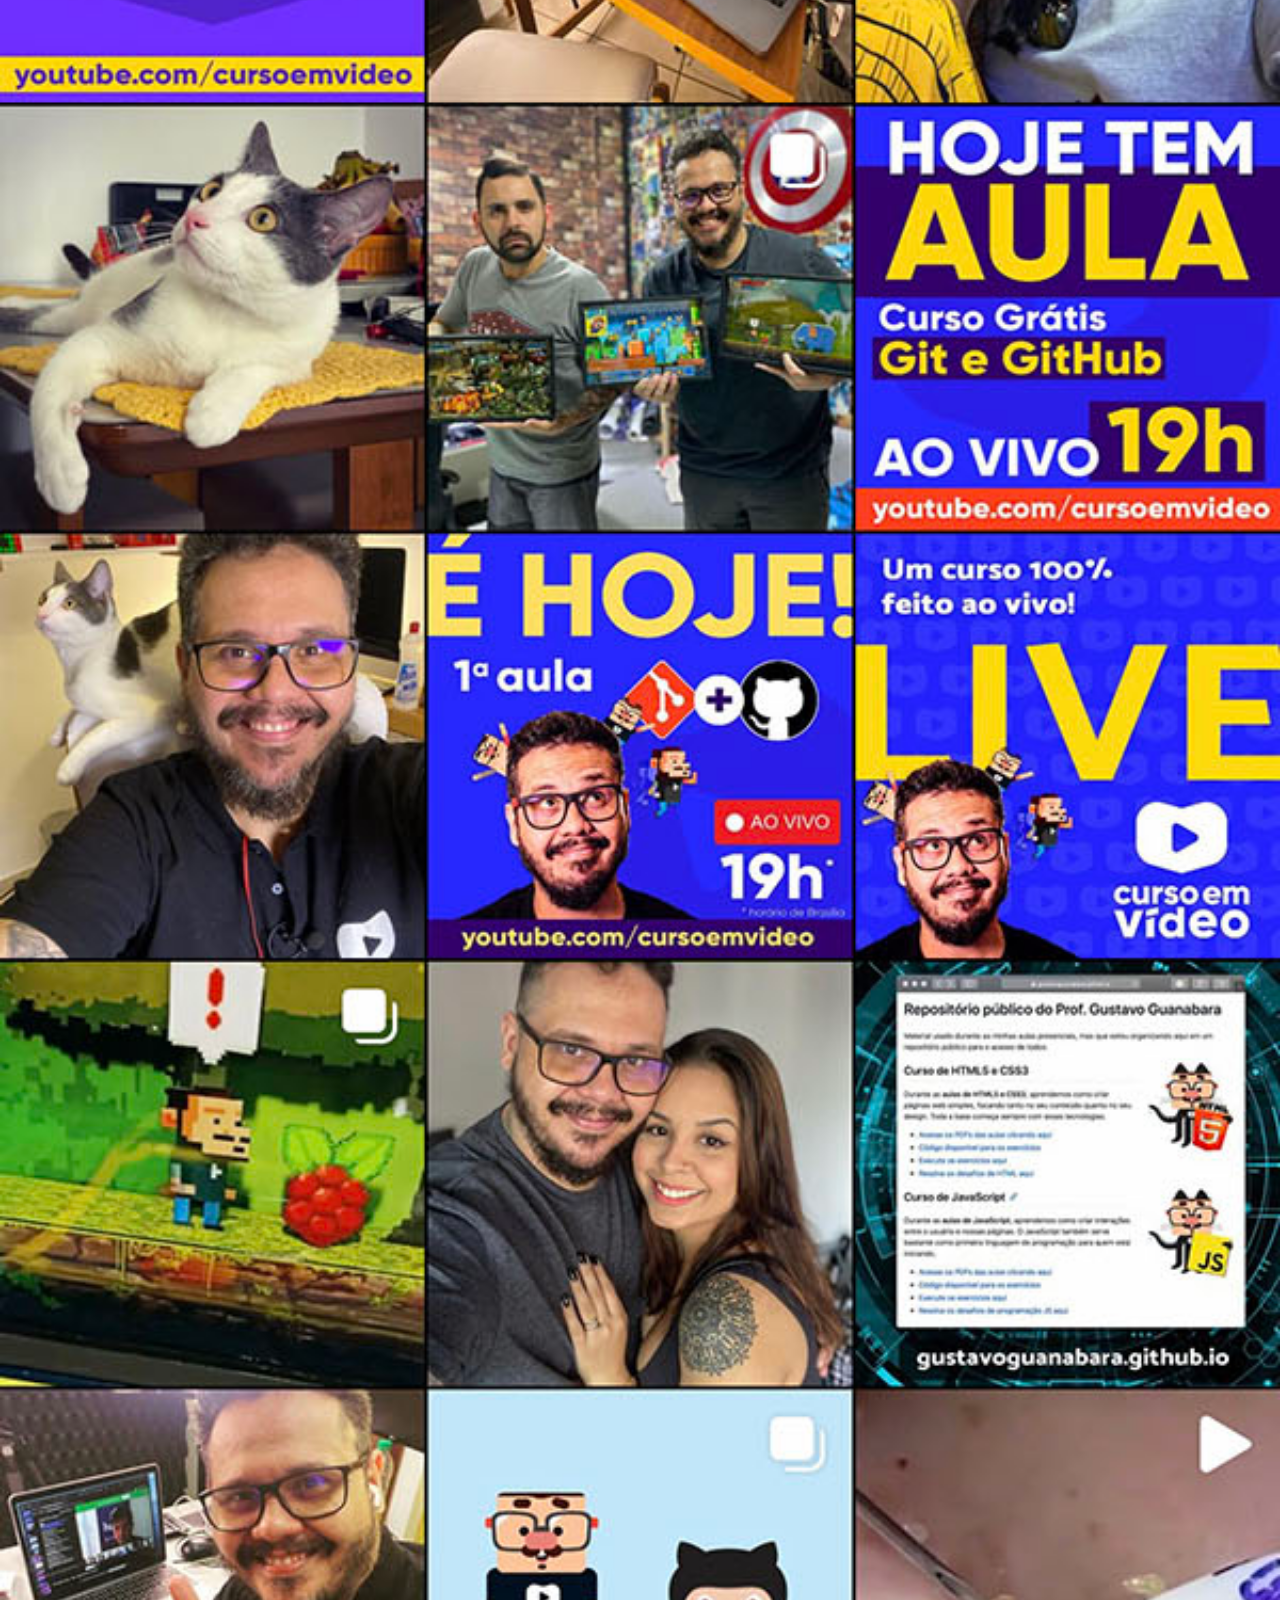
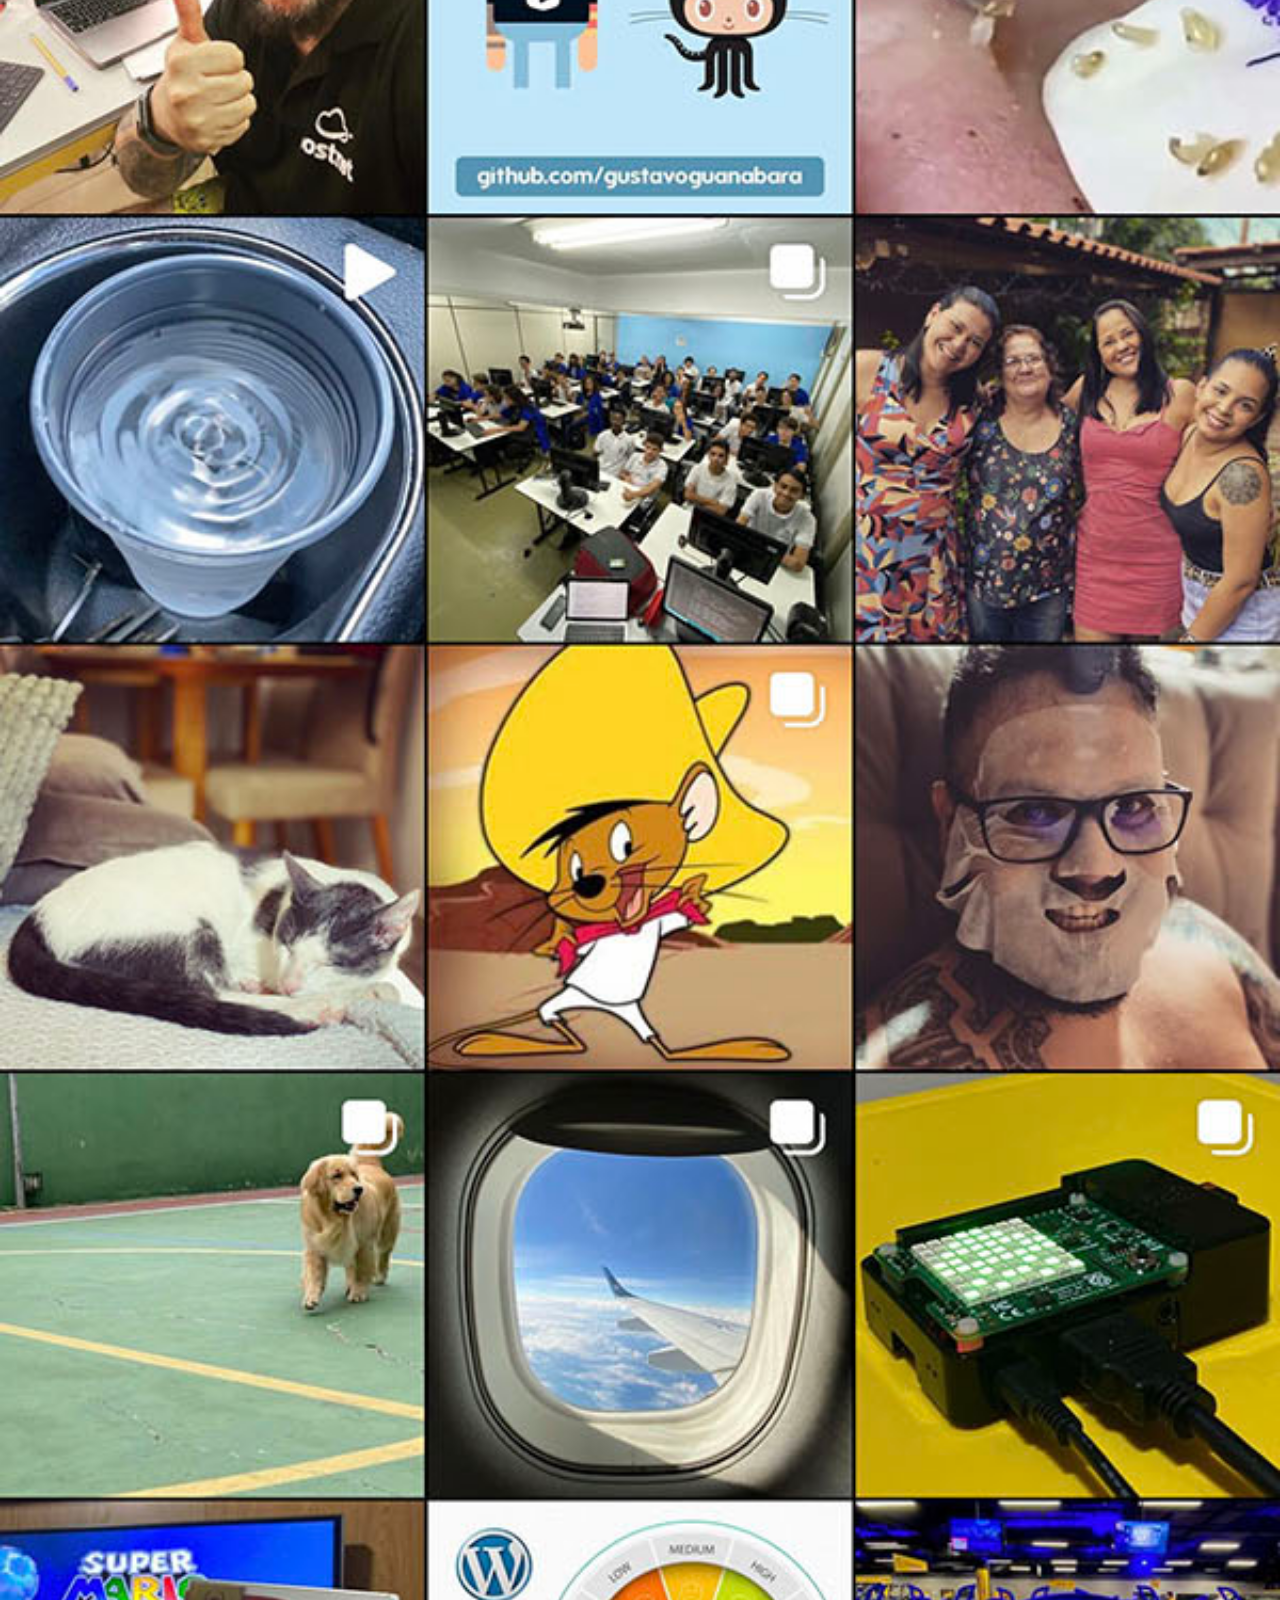
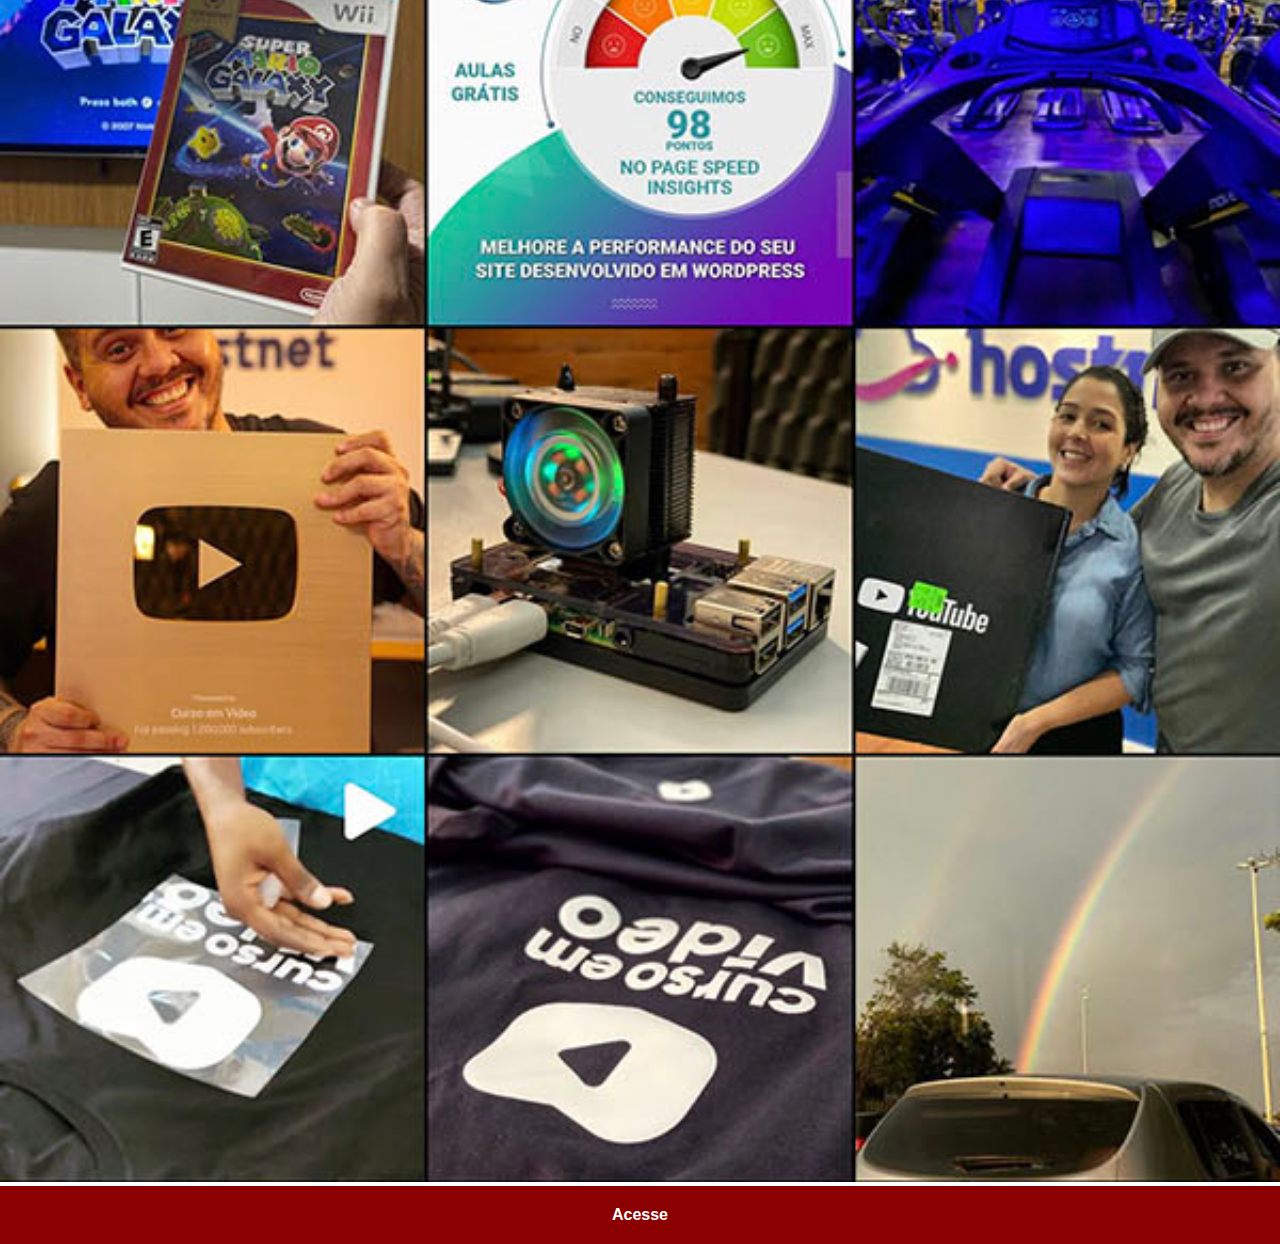
<file: instagram.html>
<!DOCTYPE html>
<html lang="pt-br">
<head>
    <meta charset="UTF-8">
    <meta name="viewport" content="width=device-width, initial-scale=1.0">
    <title>Instagram</title>
    <link rel="stylesheet" href="estilos/social.css">
</head>
<body>
    <img src="imagens/tela-instagram.jpg" alt="Instagram">
    <a href="https://www.instagram.com/gustavoguanabara" target="_blank">Acesse</a>
</body>
</html>
</file>
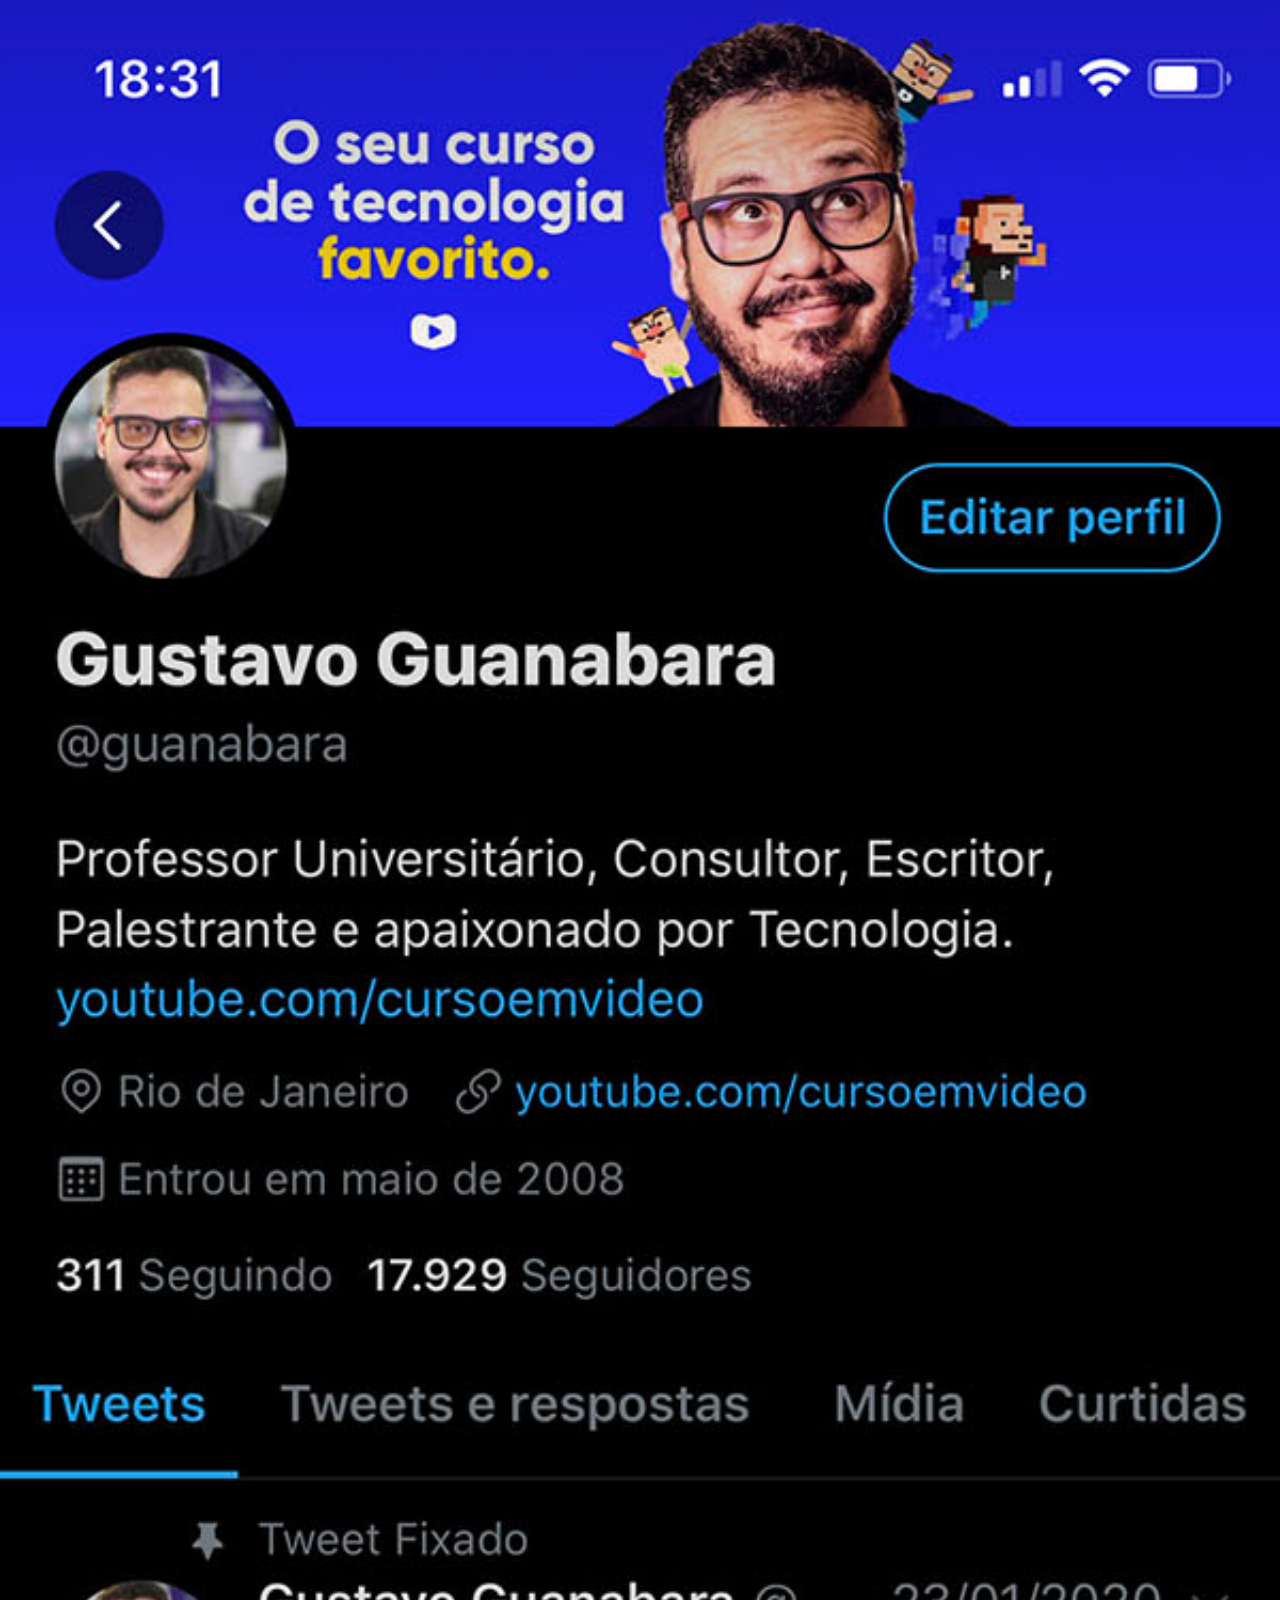
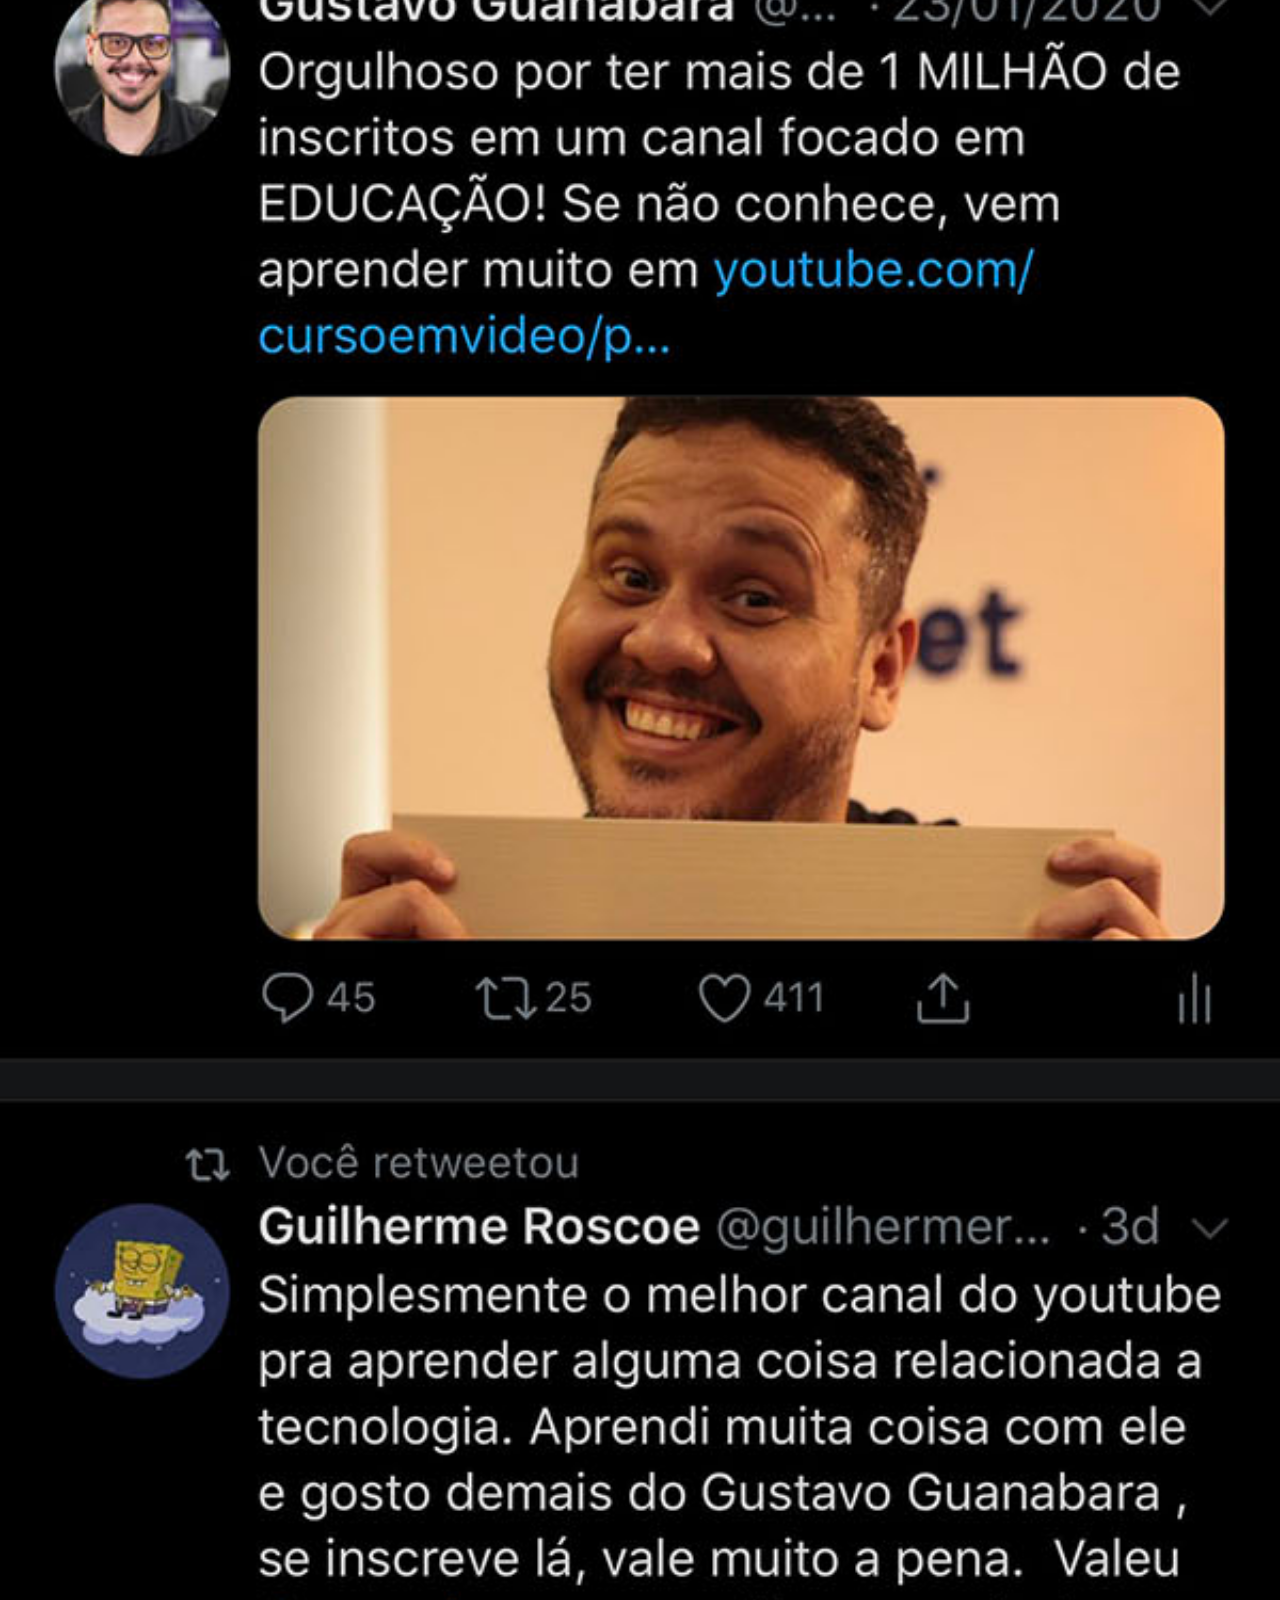
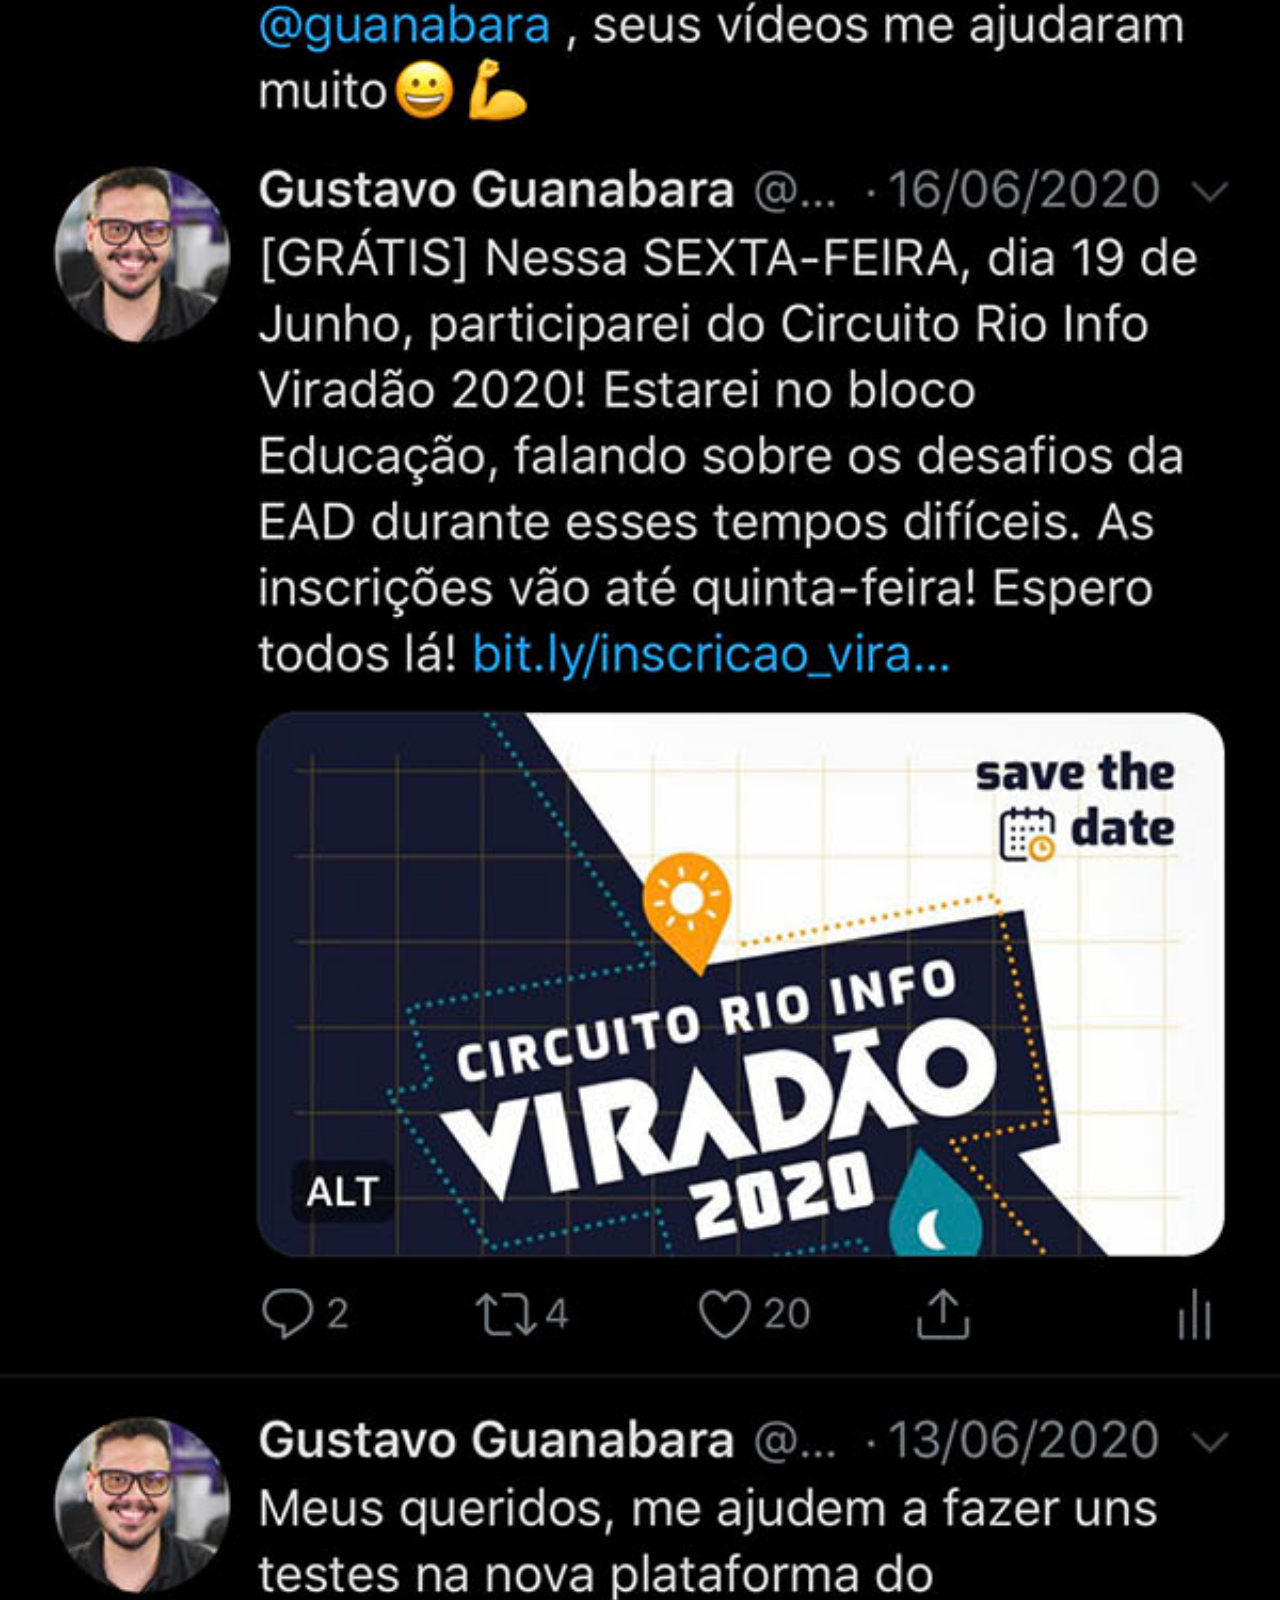
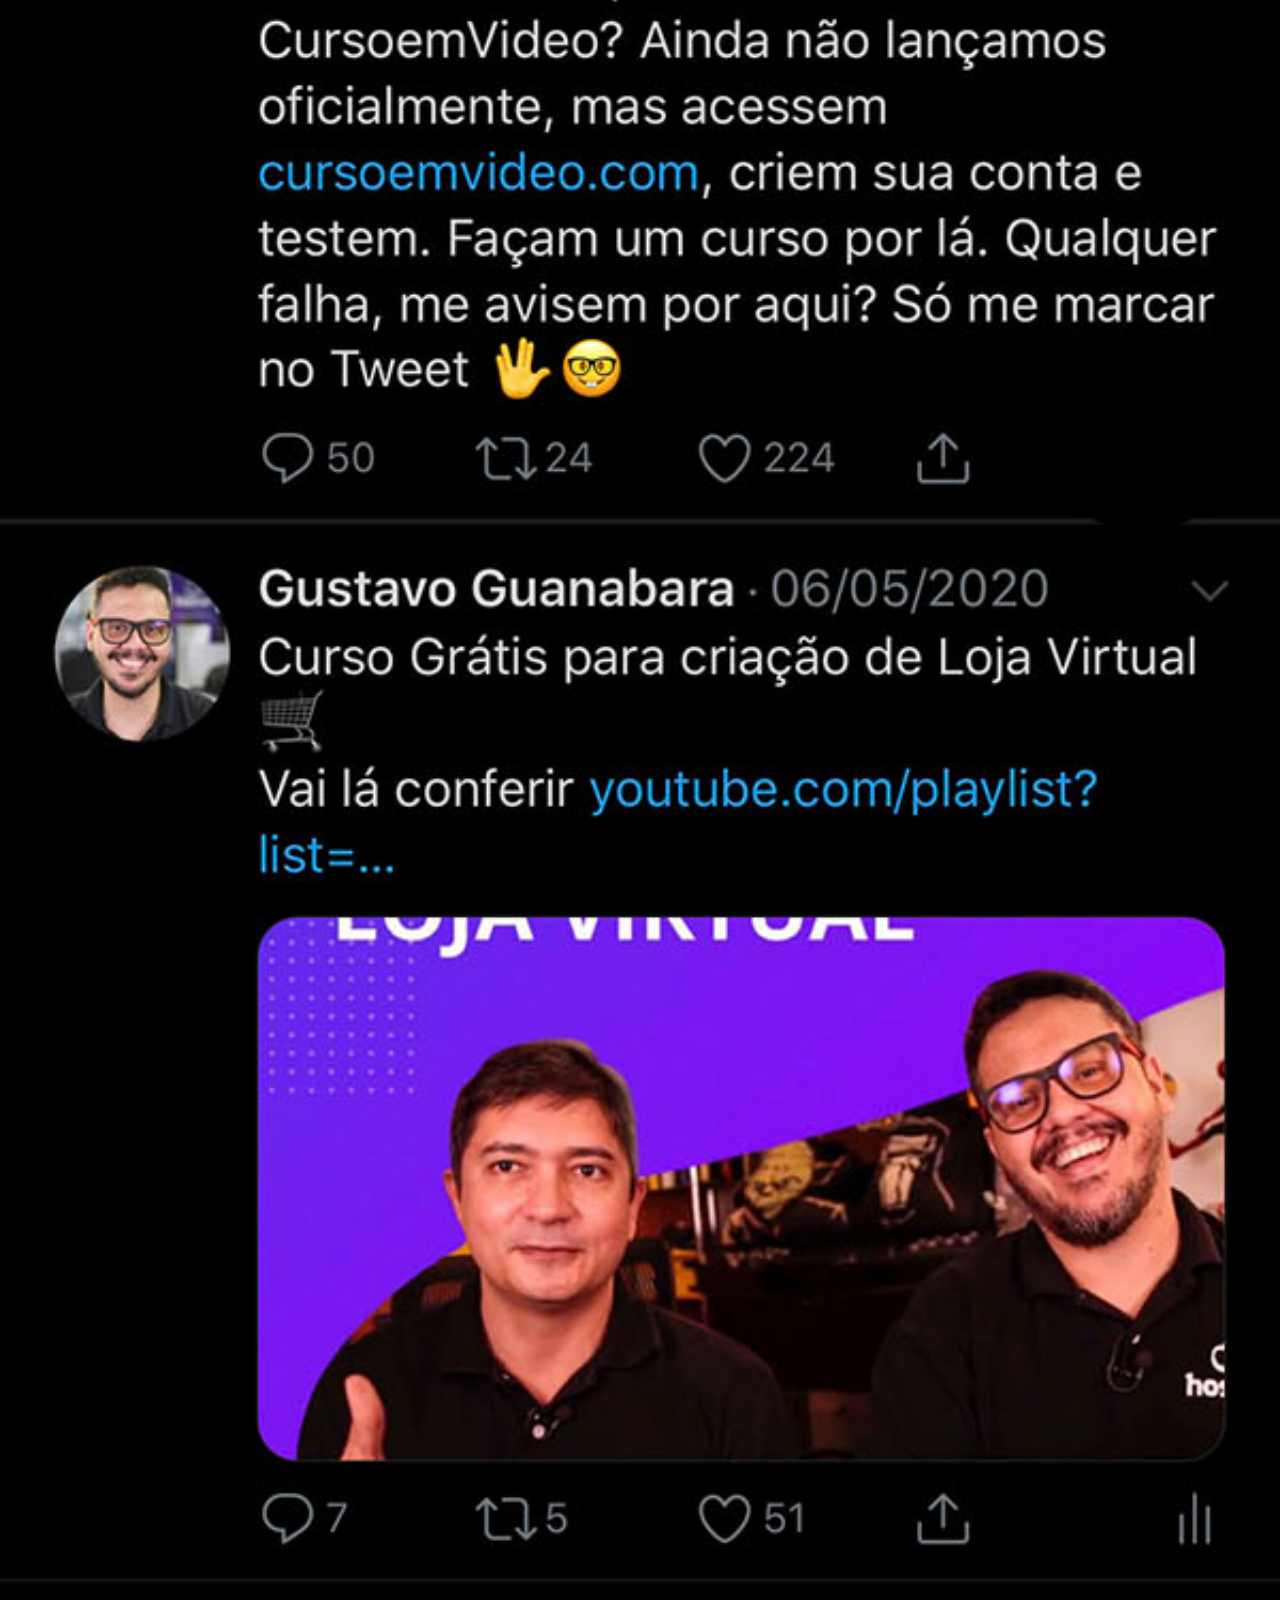
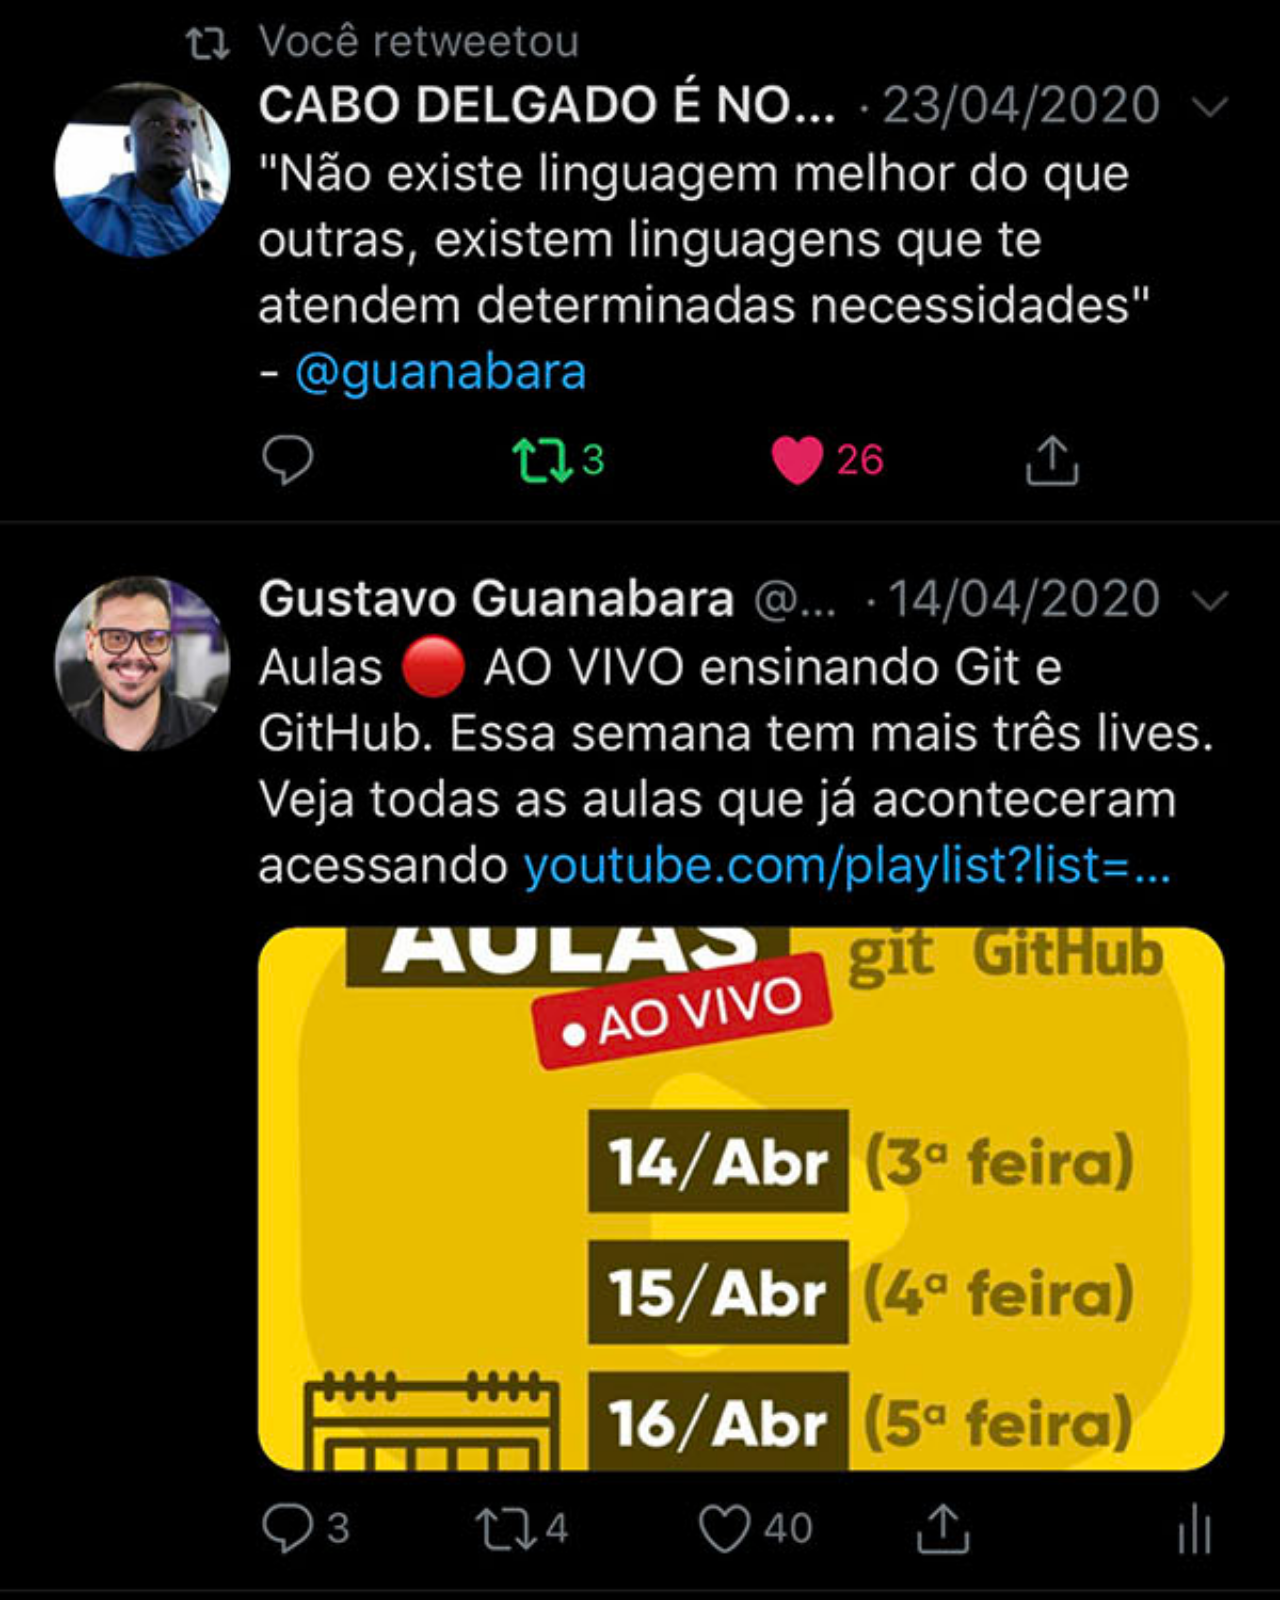
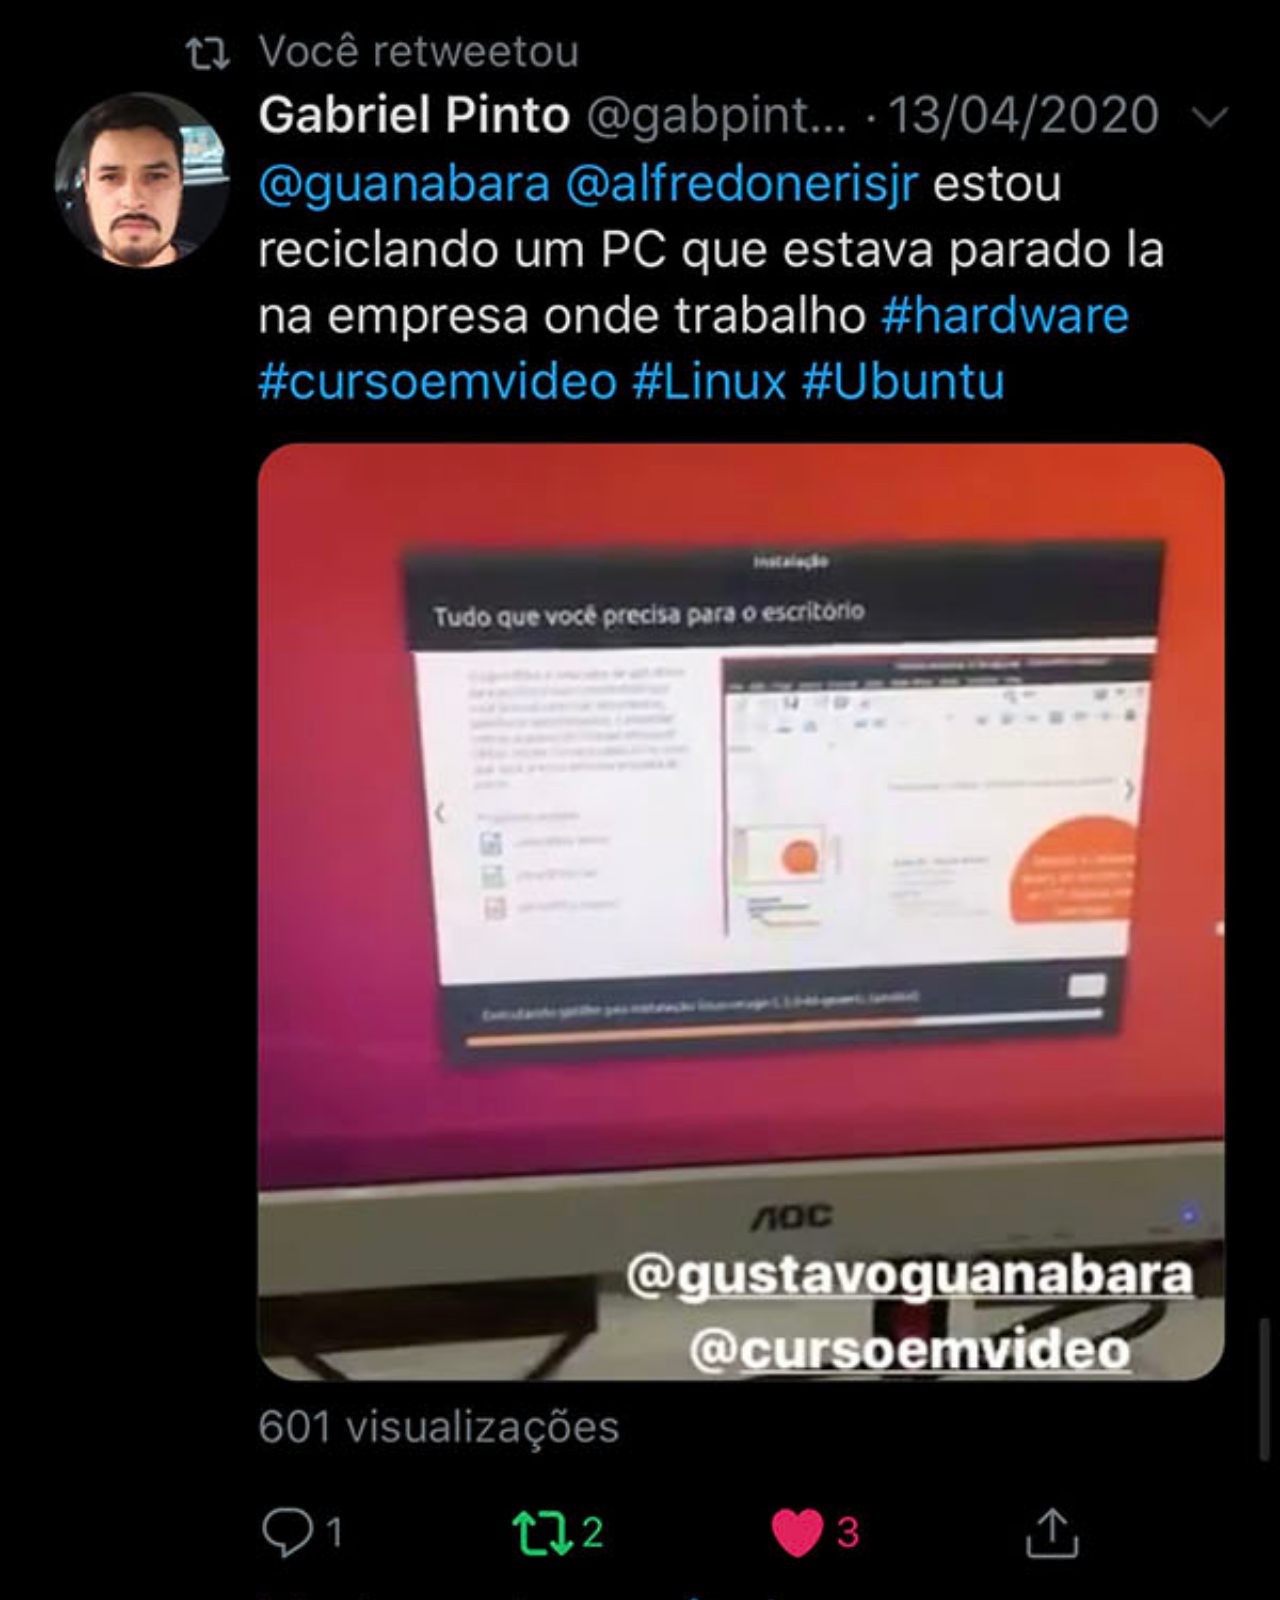
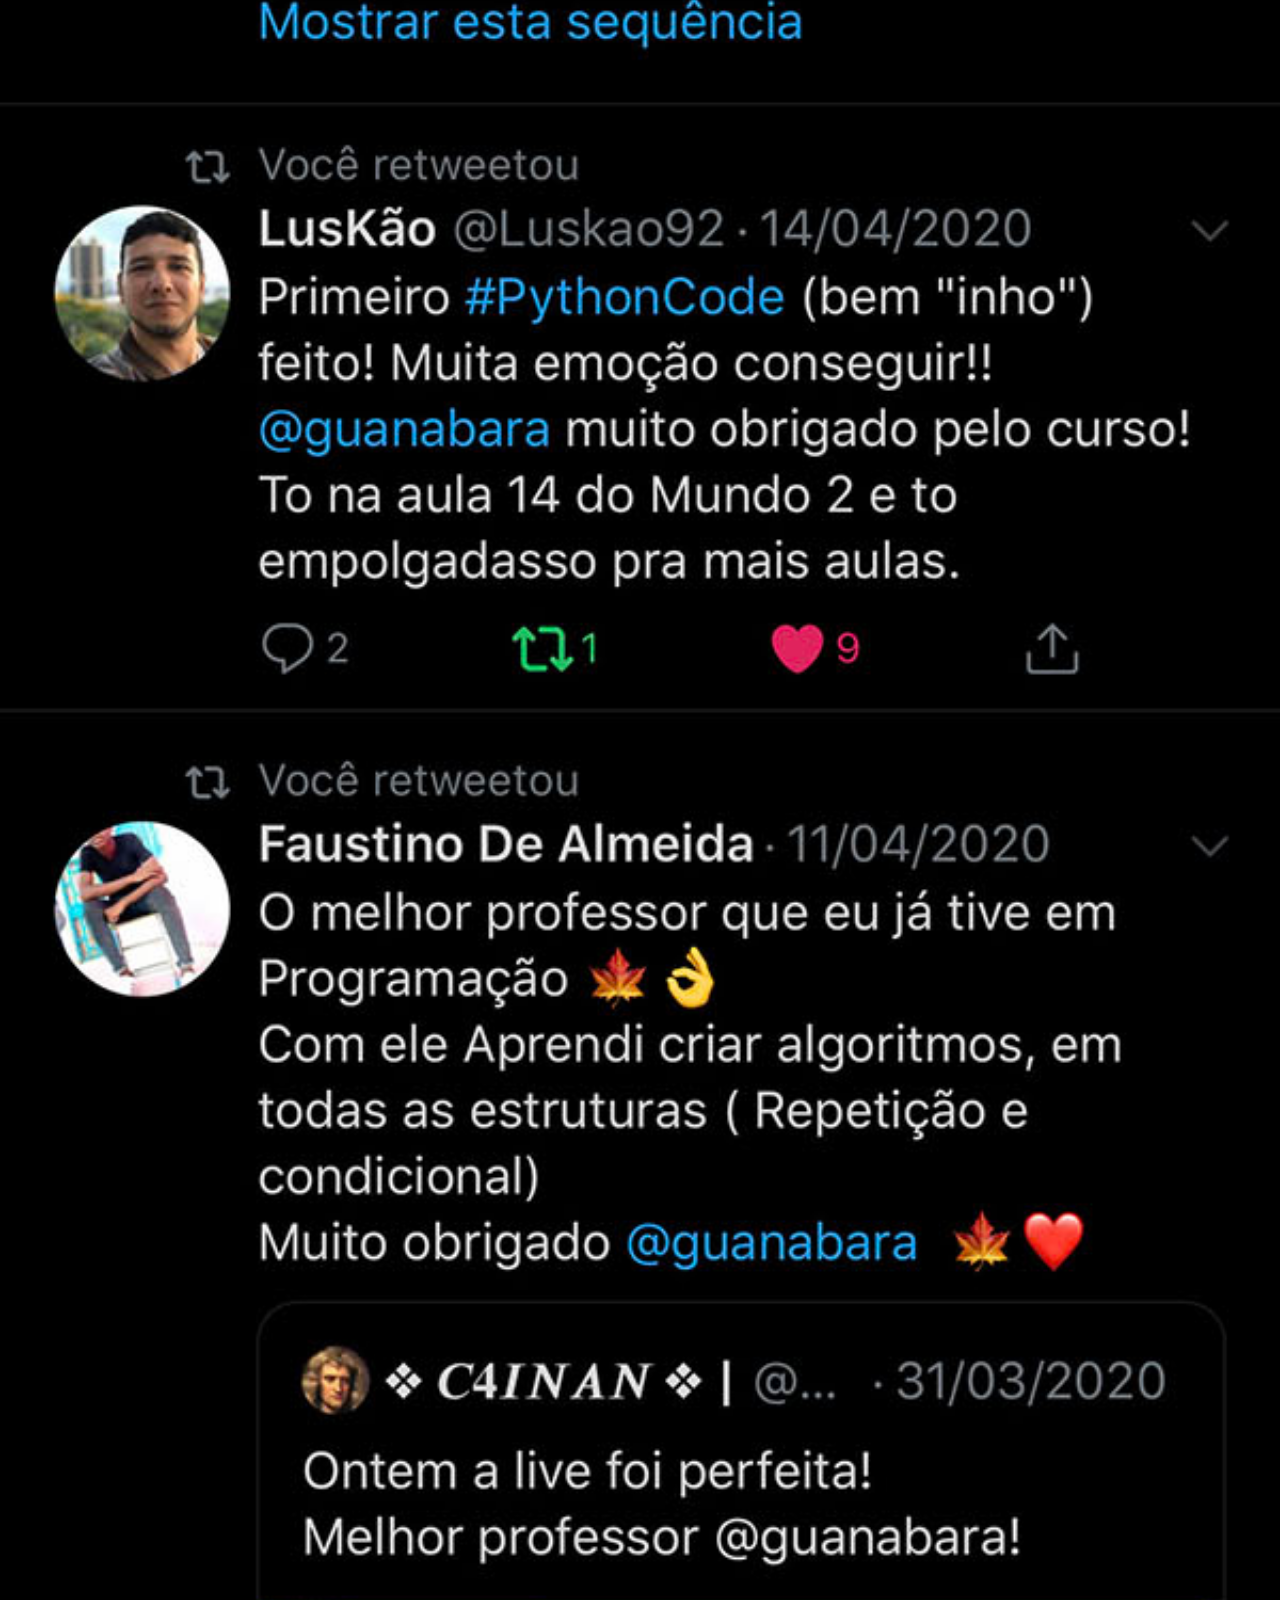
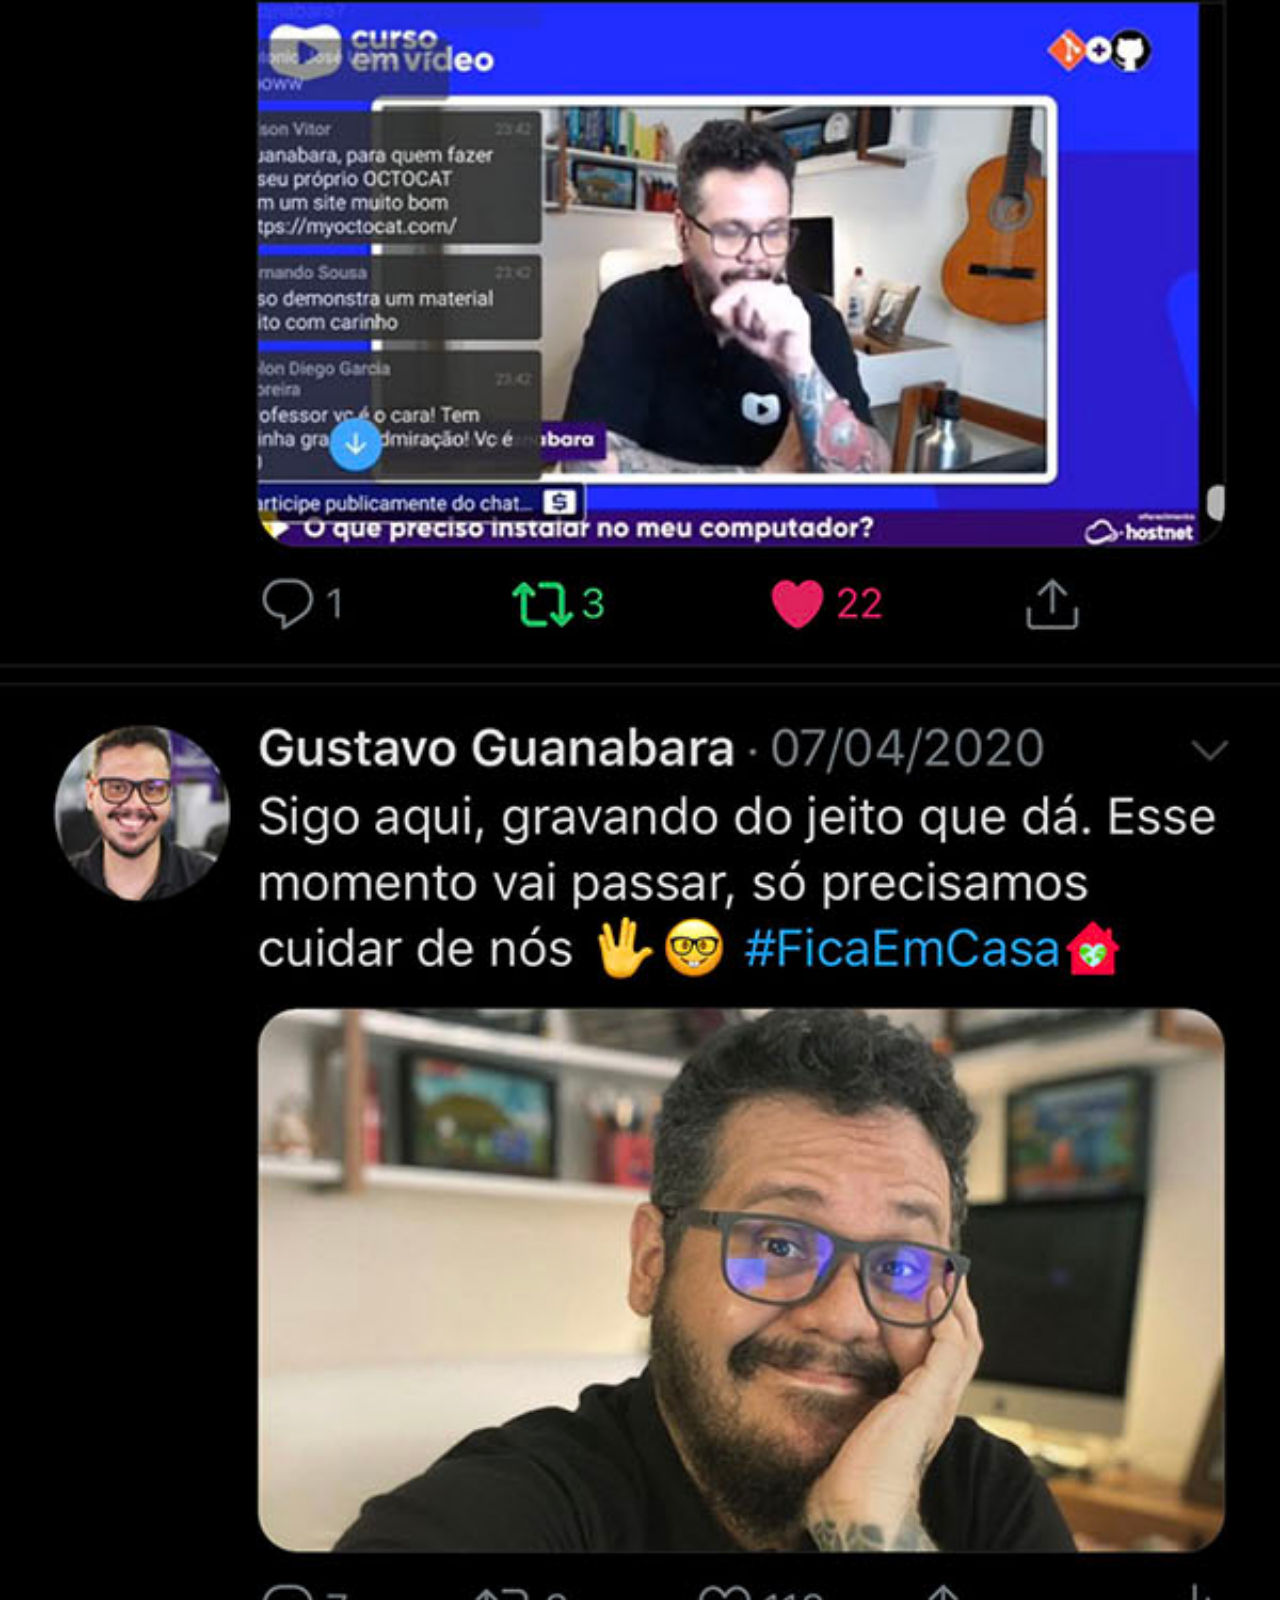
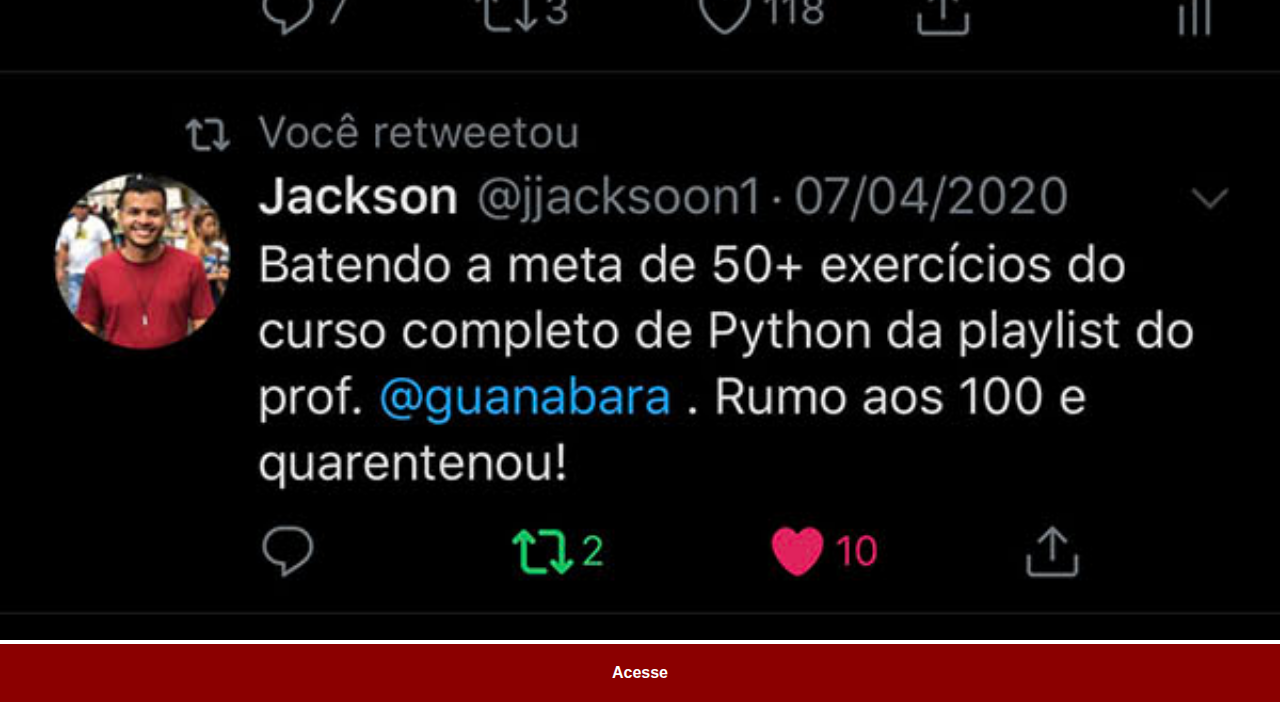
<file: x.html>
<!DOCTYPE html>
<html lang="pt-br">
<head>
    <meta charset="UTF-8">
    <meta name="viewport" content="width=device-width, initial-scale=1.0">
    <title>X</title>
    <link rel="stylesheet" href="estilos/social.css">
</head>
<body>
    <img src="imagens/tela-twitter.jpg" alt="X">
    <a href="https://x.com/guanabara" target="_blank">Acesse</a>
</body>
</html>
</file>
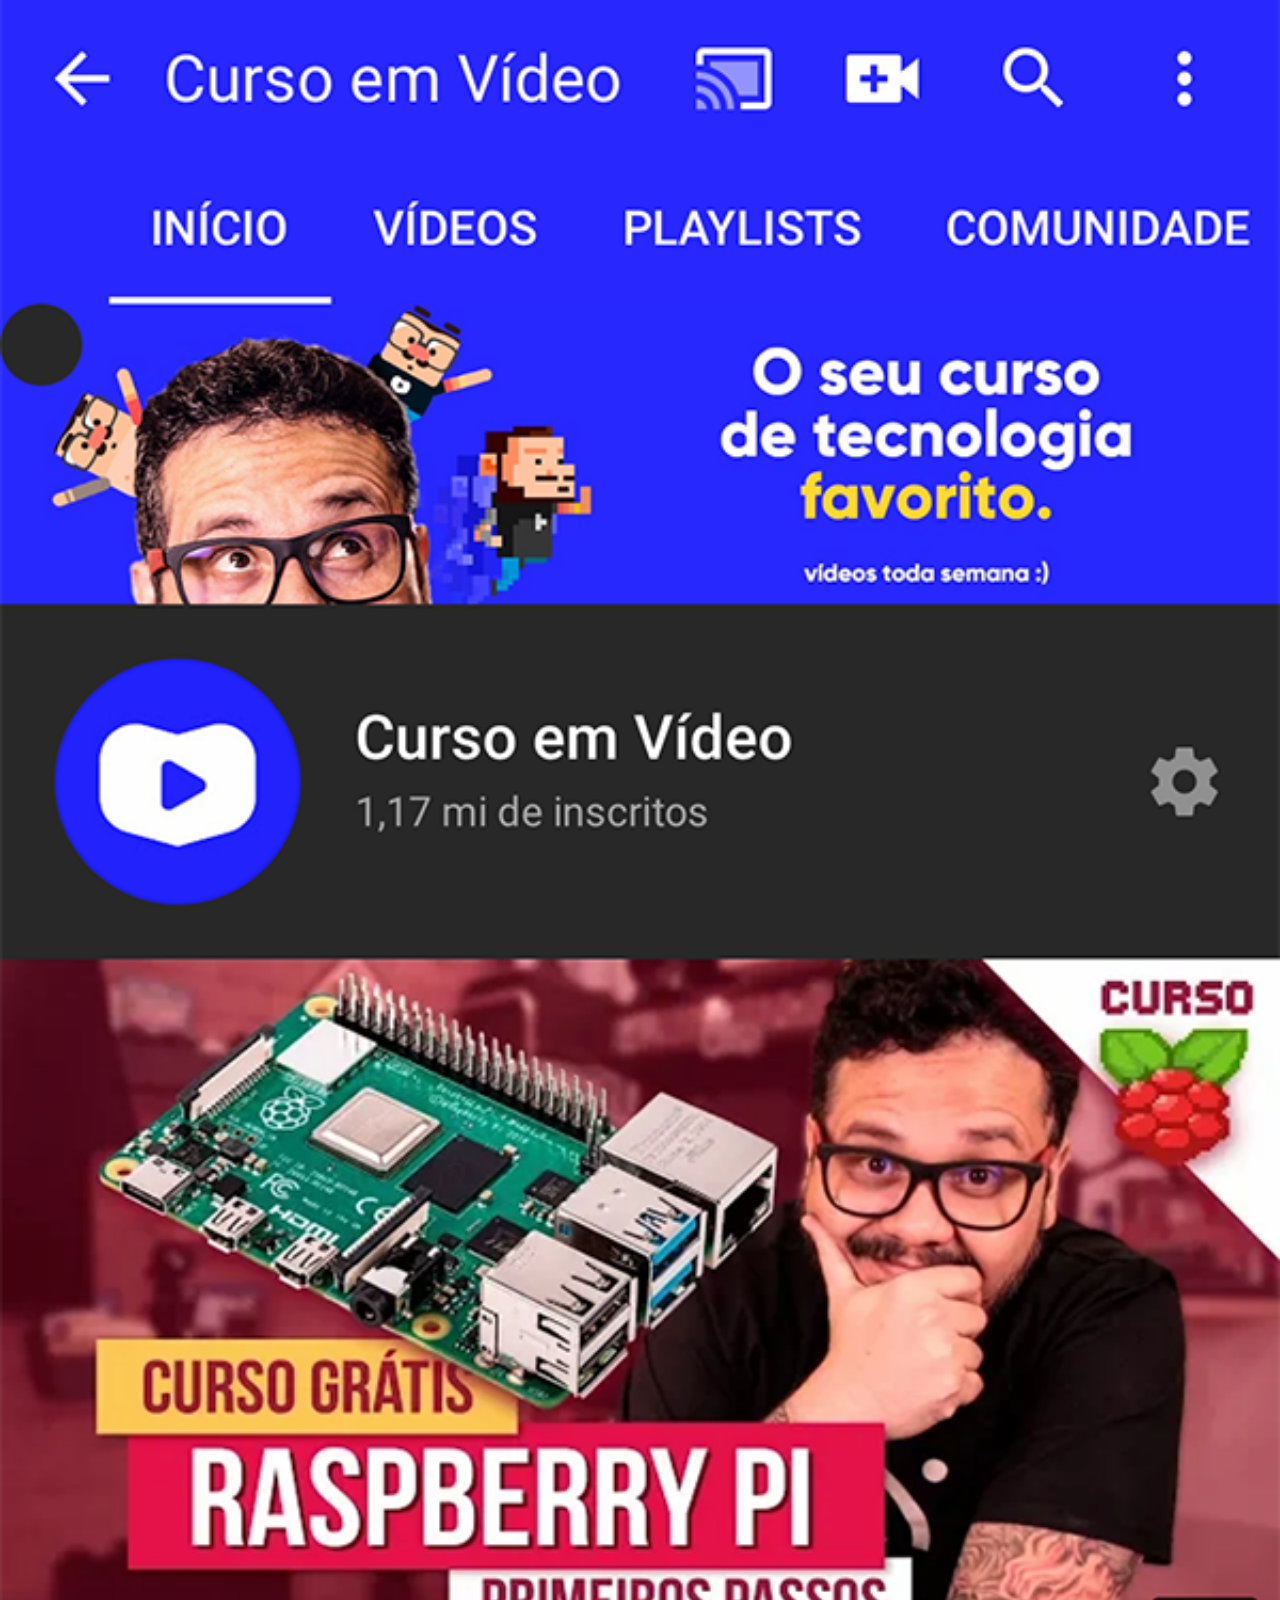
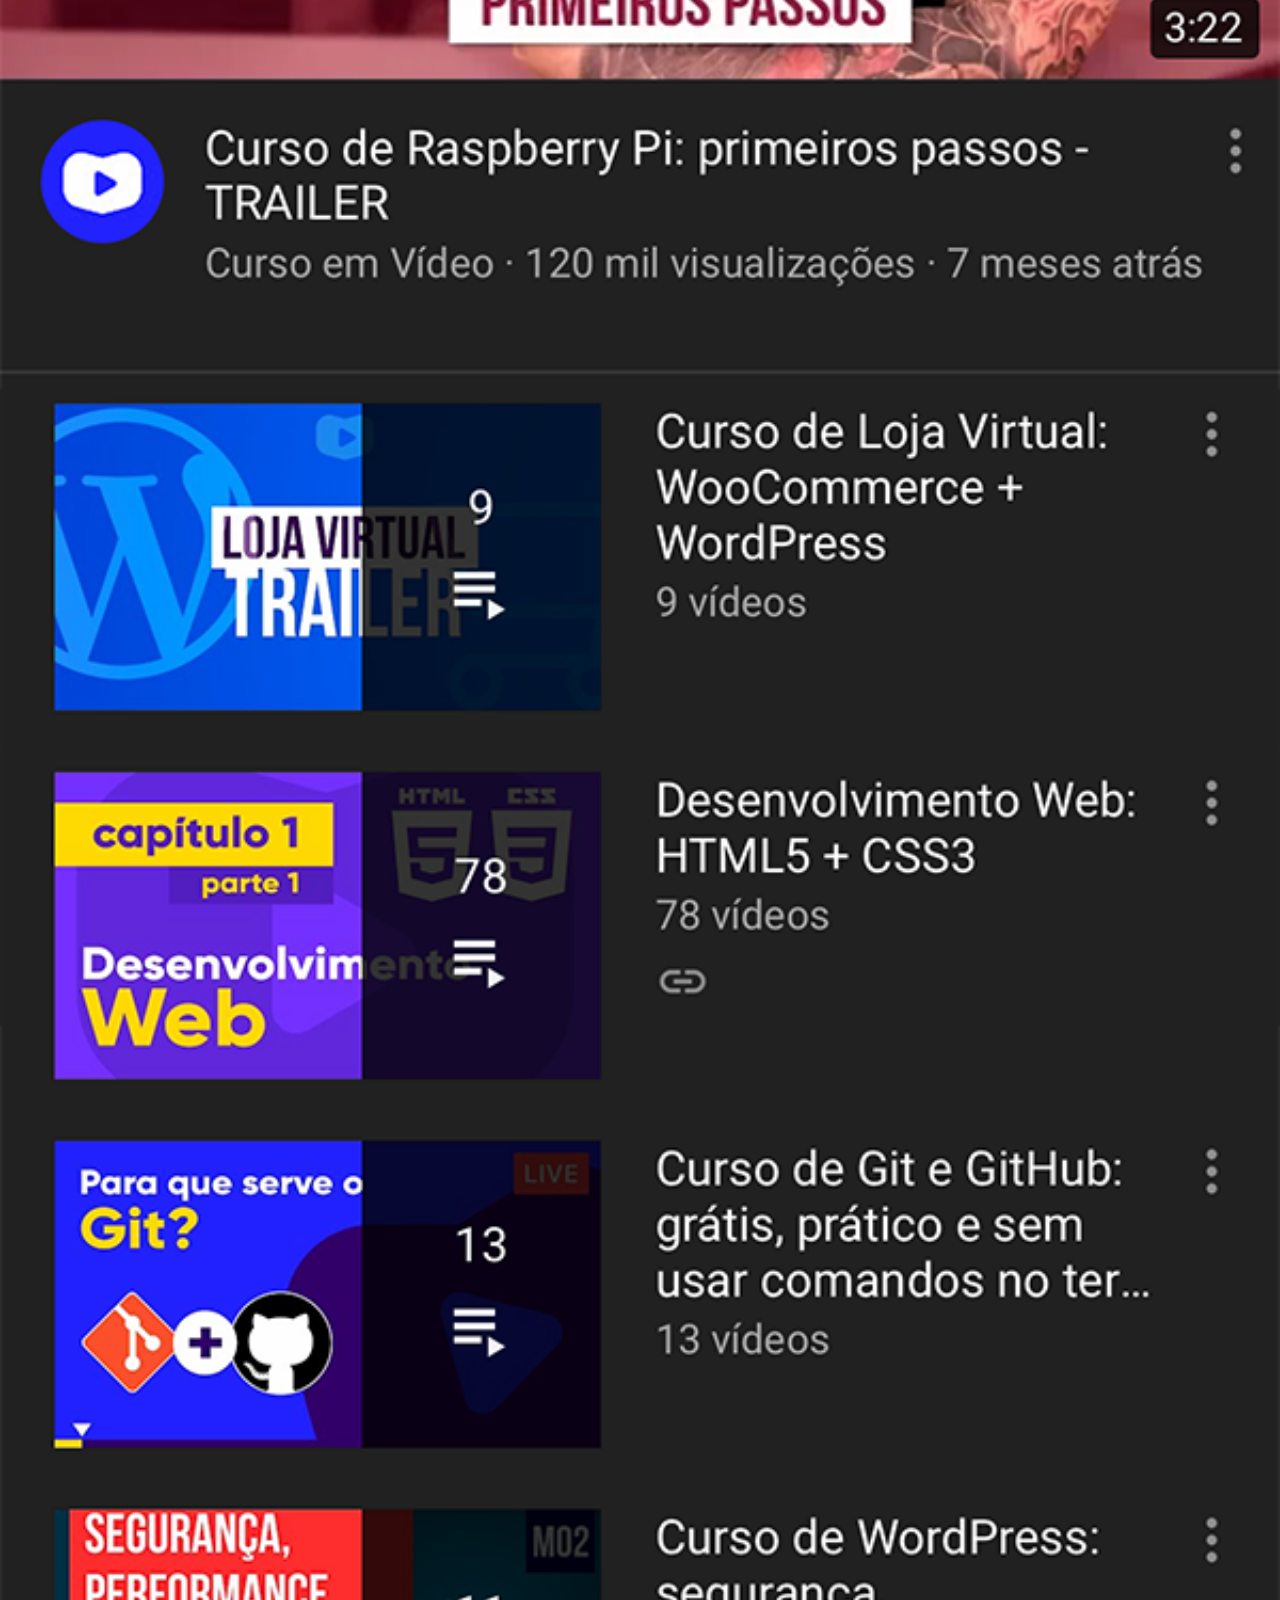
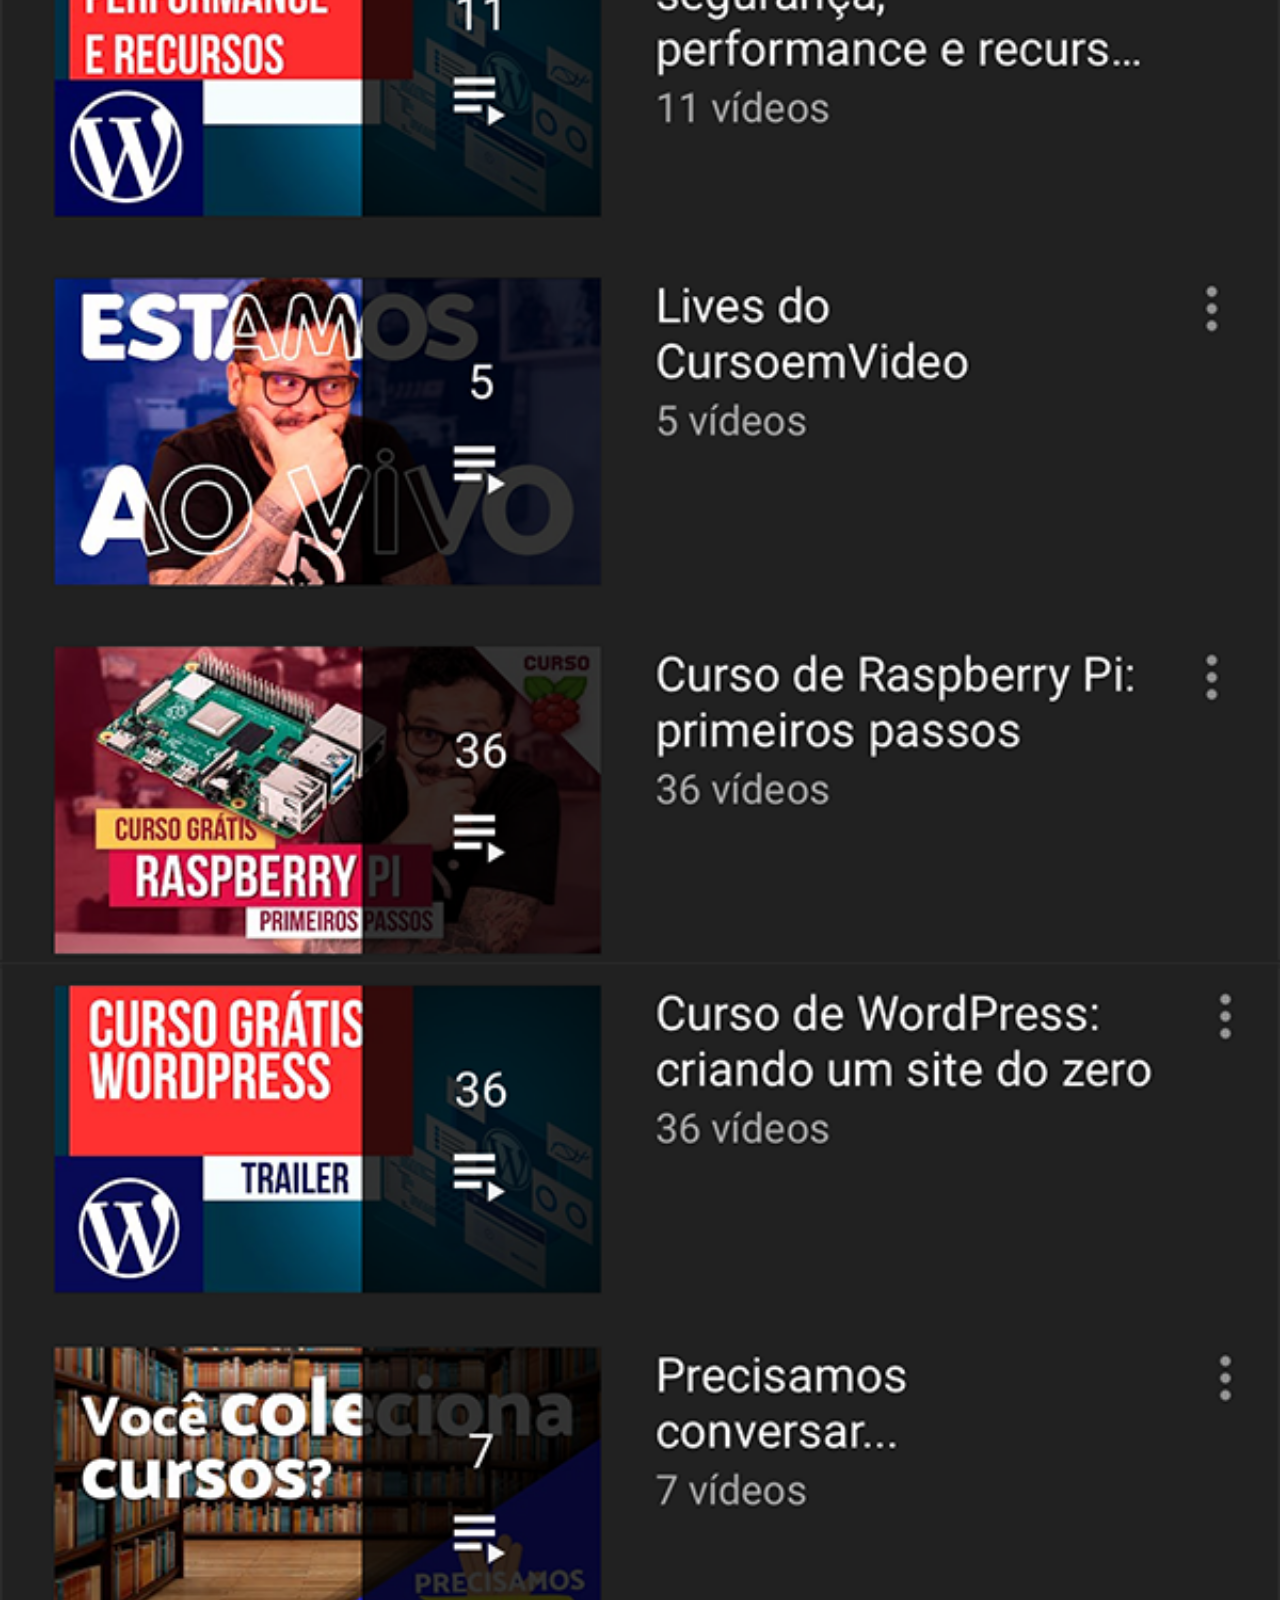
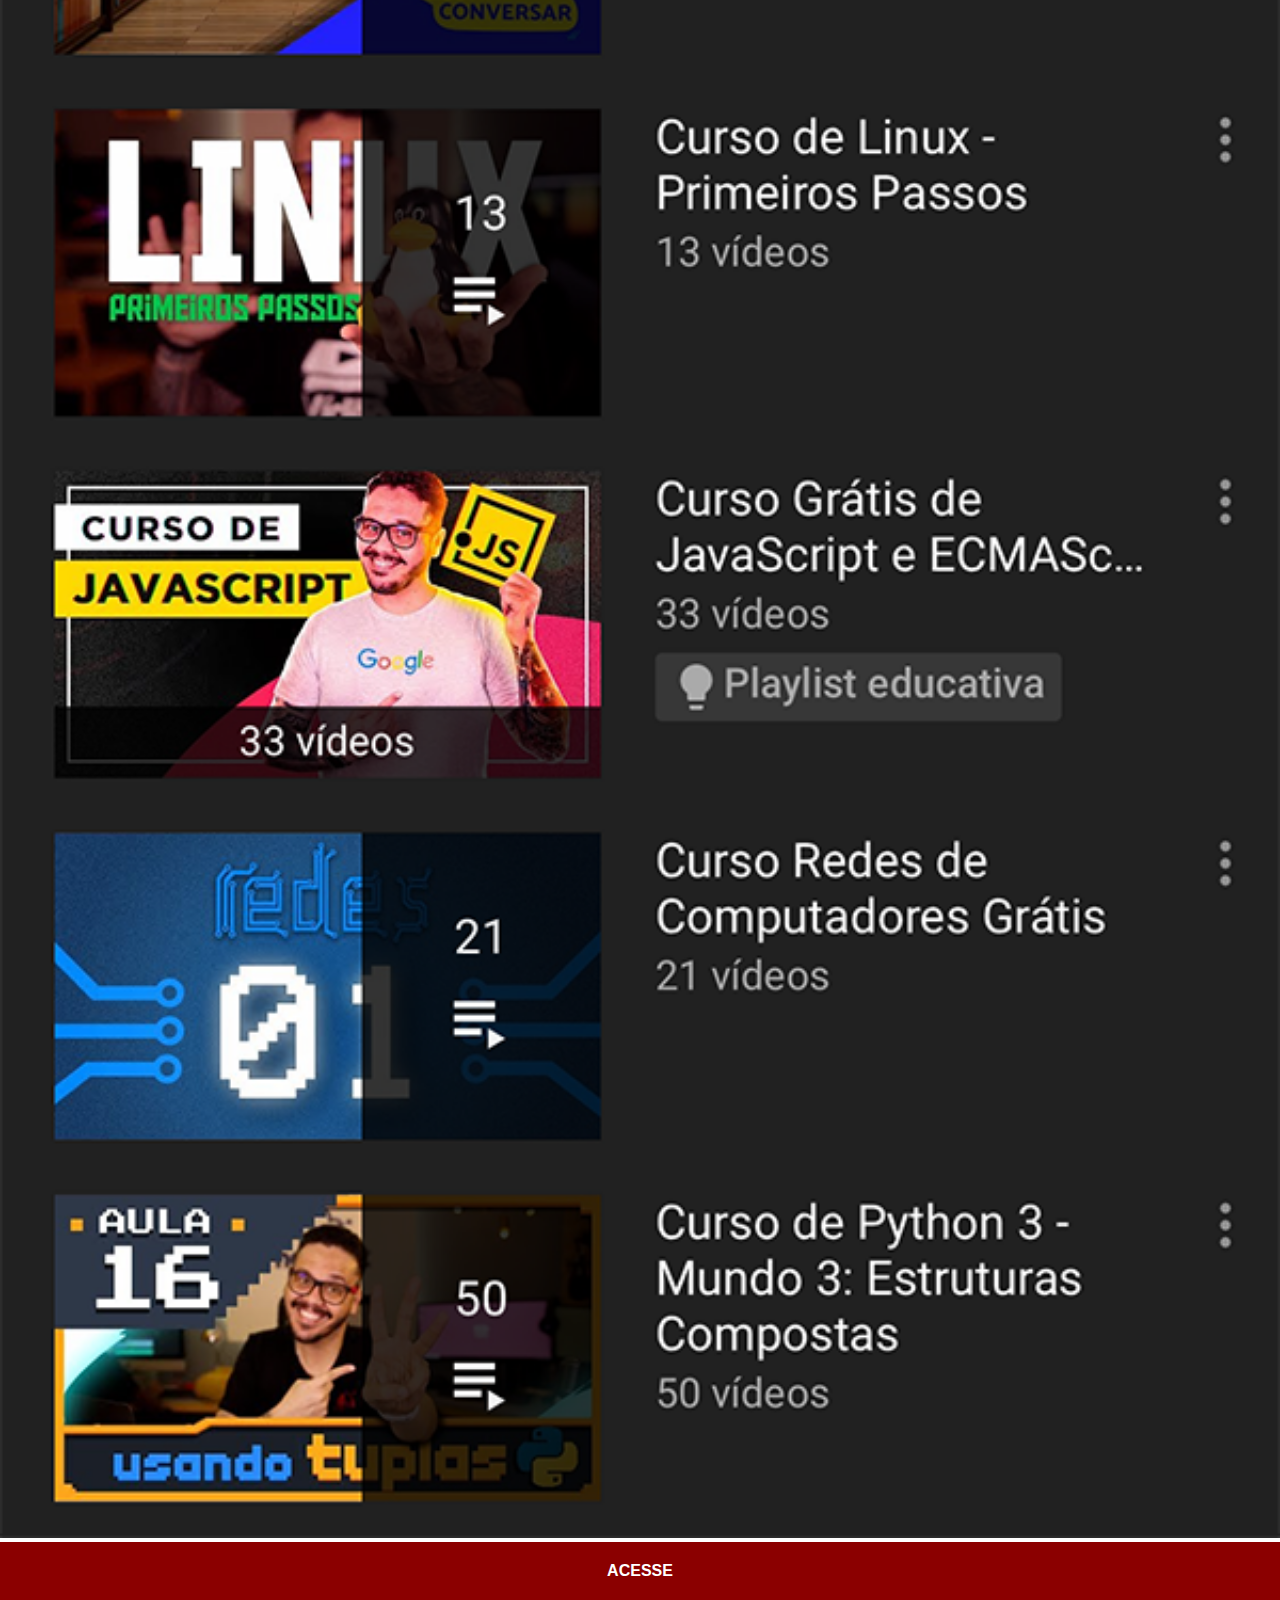
<file: youtube.html>
<!DOCTYPE html>
<html lang="en">
<head>
    <meta charset="UTF-8">
    <meta name="viewport" content="width=device-width, initial-scale=1.0">
    <title>Youtube</title>
    <link rel="stylesheet" href="estilos/social.css">
</head>
<body>
    <img src="imagens/tela-youtube.png" alt="youtube">
    <a href="https://www.youtube.com/c/CursoemVídeo/playlists" target="_blank">ACESSE</a>
</body>
</html>
</file>
<file: estilos/style.css>
@charset "UTF-8";

* {
    margin: 0px;
    padding: 0px;
    font-family: Arial, Helvetica, sans-serif;
}

html, body {
    height: 100vh;
    width: 100vw;
    background-color: black;
}

body {
    background: url('../imagens/fundo-madeira.jpg') no-repeat top center;
    background-size: cover;
    background-attachment: fixed;
}

main {
    position: relative;
    height: 100vh;
}

section#telefone {
    position: absolute;
    top: 50%;
    left: 50%;
    transform: translate(-50%, -50%);


    height: 627px;
    width: 311px;
    background: url('../imagens/frame-iphone.png') no-repeat;
}

iframe#tela {
    position: relative;
    top: 80px;
    left: 22px;
    height: 472px;
    width: 267px;
}

section#redes-sociais {
    text-align: right;
}
section#redes-sociais img {
    width: 50px;
    margin: 10px;
    border-radius: 50%;
    box-shadow: 2px 2px 5px rgba(0, 0, 0, 0,400);
    box-sizing: border-box;
}

section#redes-sociais img:hover {
    border: 2px solid rgba(255, 255, 255, 0.637);
    transform: translate('-3px, 3px');
    box-shadow: 5px 5px 10px rgba(0, 0, 0, 0.63);
    transition: transform .3px border 1s;
    
}
</file>
<file: estilos/social.css>
@charset "UTF-8";

* {
    margin: 0px;
    padding: 0px;
    font-family: Arial, Helvetica, sans-serif;
}

::-webkit-scrollbar {
    width: 0px;
    height: 0px;
}

img {
    width: 100vw;
}

a {
    display: block;
    background-color: darkred;
    color: white;
    padding: 20px;
    text-align: center;
    font-weight: bolder;
    text-decoration: none;
}

a:hover {
    background-color: red;
}
</file>
